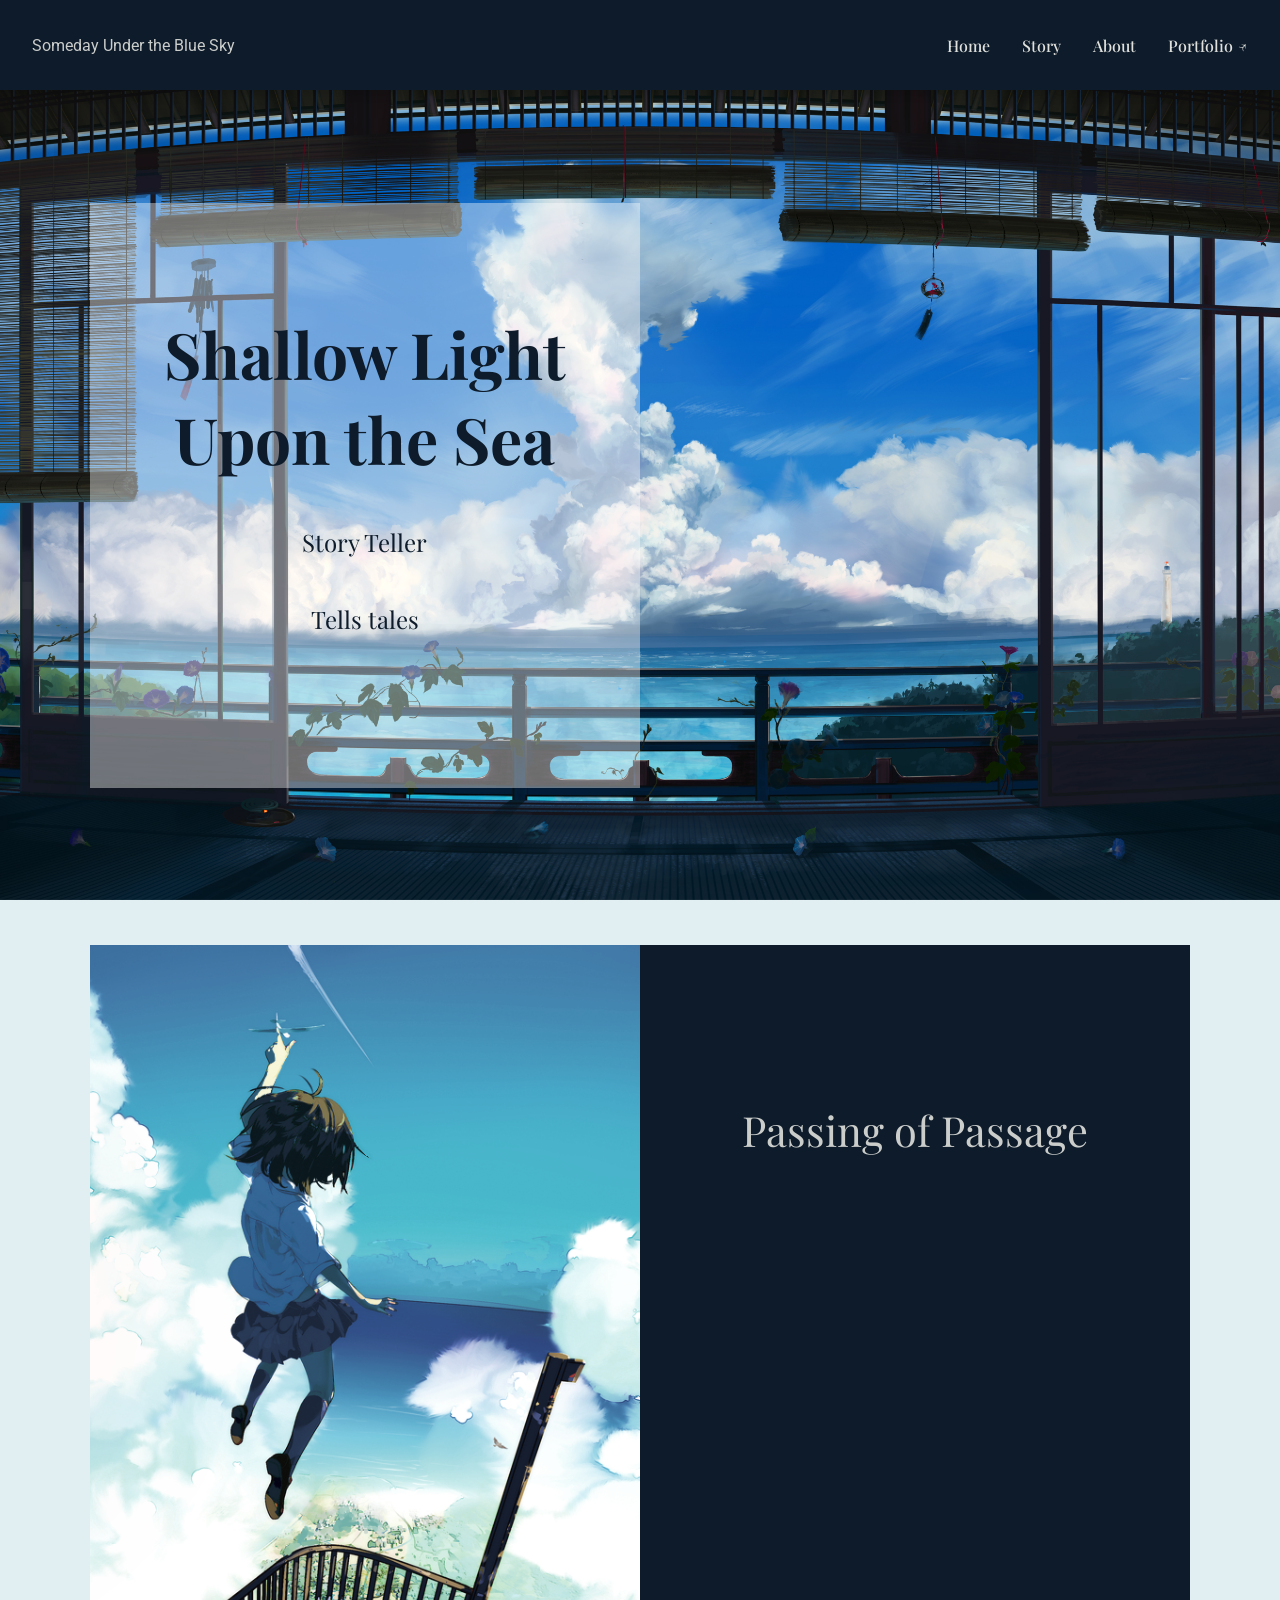
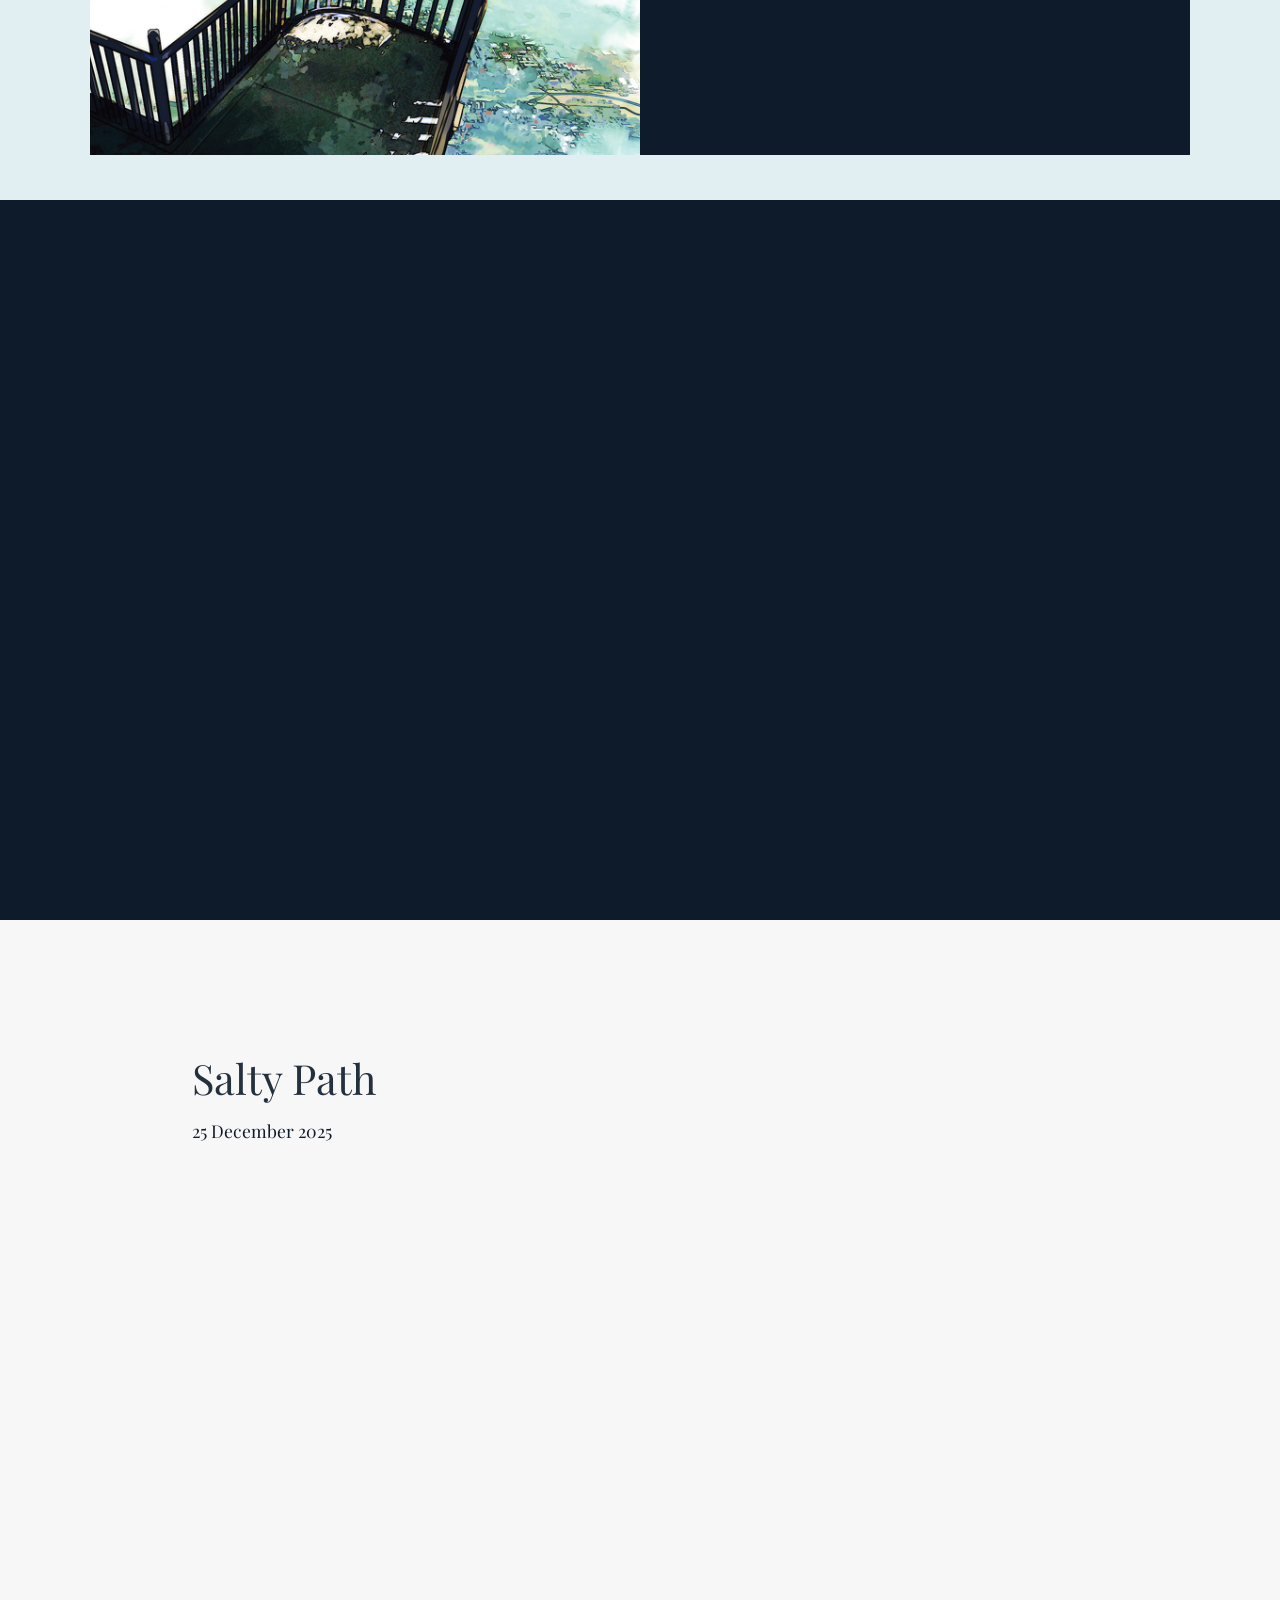
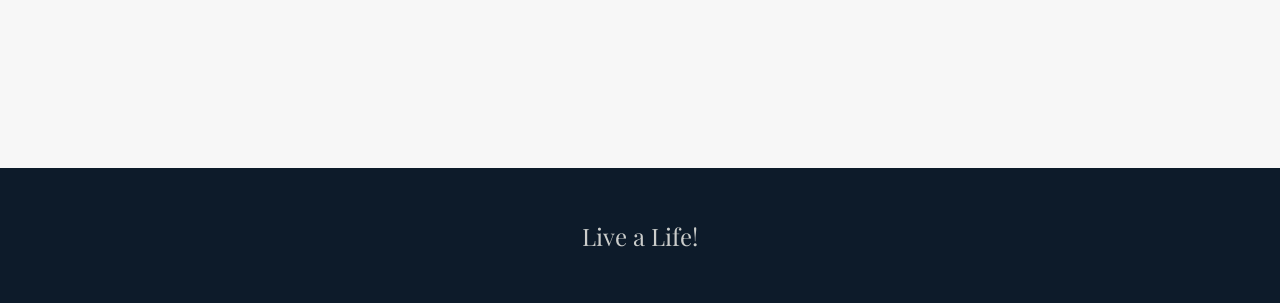
<file: index.html>
<!DOCTYPE html>
<html lang="en">
  <head>
    <meta charset="UTF-8" />
    <meta name="viewport" content="width=device-width, initial-scale=1.0" />
    <meta name="description" content="Someday Under the Blue Sky — stories and tales by Syafi (Fi) Nurhakim." />

    <link rel="preconnect" href="https://fonts.googleapis.com" />
    <link rel="preconnect" href="https://fonts.gstatic.com" crossorigin />
    <link
      href="https://fonts.googleapis.com/css2?family=Playfair+Display:ital@0;1&family=Roboto:ital,wght@0,100;0,300;1,300&display=swap"
      rel="stylesheet"
    />
    <link rel="stylesheet" href="https://unpkg.com/aos@2.3.4/dist/aos.css" />
    
    <script defer src="js/nav.js"></script>
    <title>Home — Someday Under the Blue Sky</title>
    <!-- Style -->
    <link rel="stylesheet" href="css/variables.css" />
    <link rel="stylesheet" href="css/styles.css" />
  </head>
  <body>
    <header class="header-container" id="nav-root"></header>

    <section class="hero-section">
      <div class="hero-container">
        <div class="hero-left">
          <h1 data-aos="fade-up">Shallow Light Upon the Sea</h1>
          <p data-aos="fade-up">Story Teller</p>
          <p data-aos="fade-up">Tells tales</p>
        </div>
        <div class="hero-right">
          <!-- <h1>Some Picture or something idk</h1> -->
        </div>
      </div>
    </section>

    <section class="passage-section">
      <div class="passage-container">
        <div class="passage-left"></div>
        <div class="passage-right">
          <div class="passage-content">
            <h2>Passing of Passage</h2>
            <p data-aos="fade-up">
              The breeze of wind had always accompanied me everyday, the smell
              of sea and the never-ending horizon guided the way. They came to
              me for a greeting, something that would always be there smiling.
              Like glittering of sand, soft and warmed by the sun, the emotions
              that last and will forever stand. The stars had spoken to me
              through the ocean, they asked me in return to write them stories
              and put them into motion. Tales that could reach even the deepest
              of the heart, words that would not be less than an art. Playing
              like a symphony, dancing as if a memory, to bring something that
              is happy. So, I decided to create these tales to tell you, one day
              you might have the same dream as I do. A shallow light upon the
              sea, hollow but colorful for the eyes to see, started to row my
              soul to where it should be.
            </p>
          </div>
        </div>
      </div>
    </section>

    <section class="showcase-section">
      <div>
        <h2 data-aos="fade-up">Story Showcase here</h2>
      </div>
    </section>

    <section class="future-section">
      <div class="future-container">
        <div class="future-left">
          <div class="future-content">
            <h2>Salty Path</h2>
            <span>25 December 2025</span>
            <p data-aos="fade-up">
              I have been working on an original fantasy novel for quite awhile
              now, however I have yet to find a publisher. The whole plot have
              yet to be finished, I wish to revise this so it would be very fun
              for people to enjoy. <br /><br />
              The story takes place in a future world where the sea becomes a
              deadly place due to the changing nature of earth and the damage
              humanity has done. Half of the population in the sea was lost, it
              became a place not kind to men. After moving away to a place where
              the sky still lit the ocean while following her father's work. She
              was reminded of the beauty the sea once held. Near the shore
              laughing happily, a stupid looking young boy row the his tiny boat
              away to the deadly sea. A young sailor boy with dreams to meet the
              whale.
            </p>
          </div>
        </div>
        <div class="future-right">
          <div class="future-img" data-aos="fade-down">
            <img src="data/images/future-cover.jpg" alt="Future novel plan" />
          </div>
        </div>
      </div>
    </section>

    <footer>
      <p>Live a Life!</p>
    </footer>

    <script src="https://unpkg.com/aos@2.3.4/dist/aos.js"></script>
    <script>
      AOS.init();
    </script>
  </body>
</html>
</file>
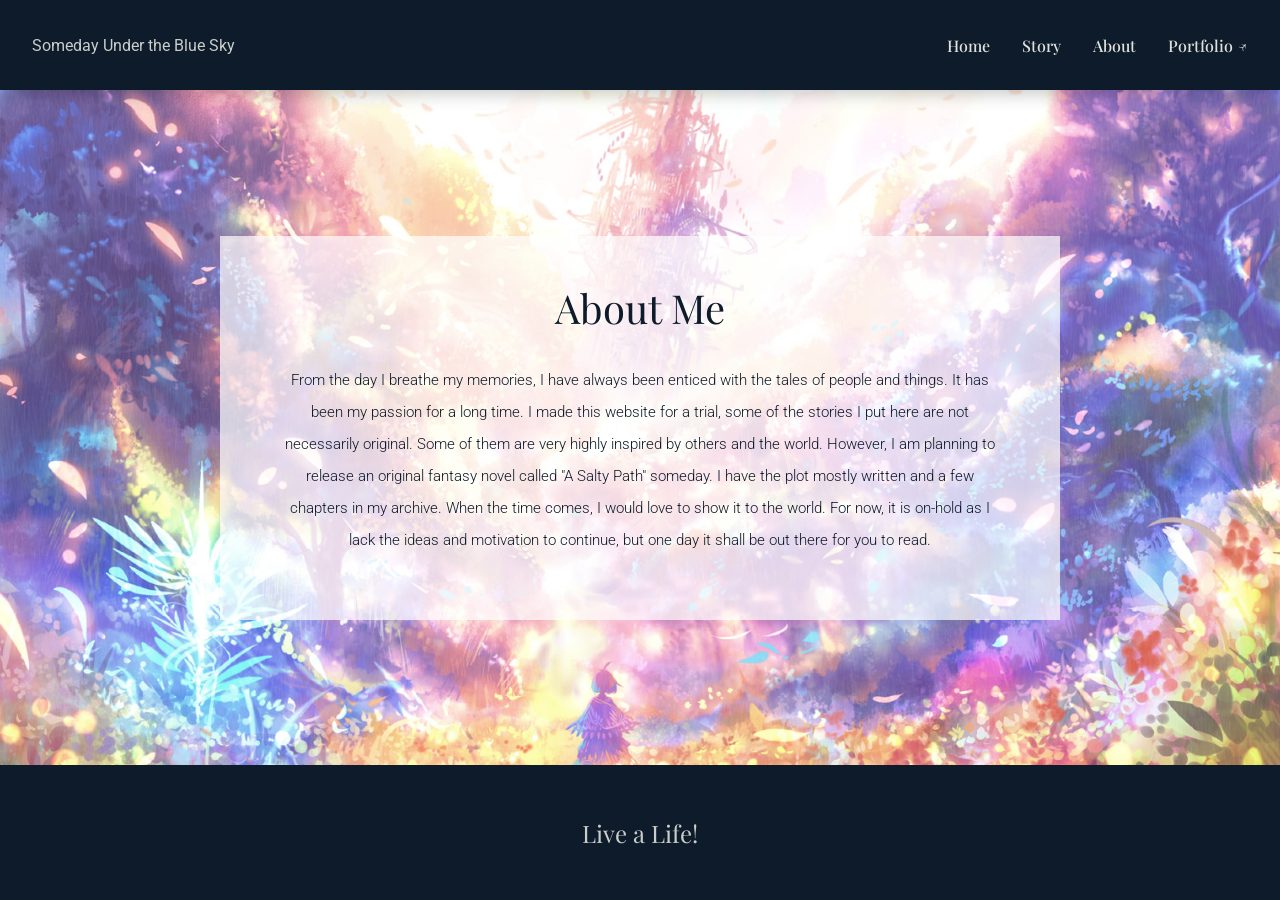
<file: about.html>
<!DOCTYPE html>
<html lang="en">
  <head>
    <meta charset="UTF-8" />
    <meta name="viewport" content="width=device-width, initial-scale=1.0" />
    <meta name="description" content="About Syafi (Fi) Nurhakim — writer and storyteller based in Tokyo." />

    <link rel="preconnect" href="https://fonts.googleapis.com" />
    <link rel="preconnect" href="https://fonts.gstatic.com" crossorigin />
    <link
      href="https://fonts.googleapis.com/css2?family=Playfair+Display:ital@0;1&family=Roboto:ital,wght@0,100;0,300;1,300&display=swap"
      rel="stylesheet"
    />

    <link rel="stylesheet" href="https://unpkg.com/aos@2.3.4/dist/aos.css" />

    <script defer src="js/nav.js"></script>
    <title>About — Someday Under the Blue Sky</title>
    <!-- Style -->
    <link rel="stylesheet" href="css/variables.css" />
    <link rel="stylesheet" href="css/styles.css" />
    <link rel="stylesheet" href="css/about.css" />
  </head>
  <body>
    <header class="header-container" id="nav-root"></header>

    <section class="about-section">
      <div class="about-container" data-aos="fade-up">
        <div class="about-content">
          <h1 data-aos="fade-up">About Me</h1>
          <p data-aos="fade-up">
            From the day I breathe my memories, I have always been enticed with
            the tales of people and things. It has been my passion for a long
            time. I made this website for a trial, some of the stories I put
            here are not necessarily original. Some of them are very highly
            inspired by others and the world. However, I am planning to release
            an original fantasy novel called "A Salty Path" someday. I have the
            plot mostly written and a few chapters in my archive. When the time
            comes, I would love to show it to the world. For now, it is on-hold
            as I lack the ideas and motivation to continue, but one day it shall
            be out there for you to read.
          </p>
        </div>
      </div>
    </section>

    <footer>
      <p>Live a Life!</p>
    </footer>

    <script src="https://unpkg.com/aos@2.3.4/dist/aos.js"></script>
    <script>
      AOS.init();
    </script>
  </body>
</html>
</file>
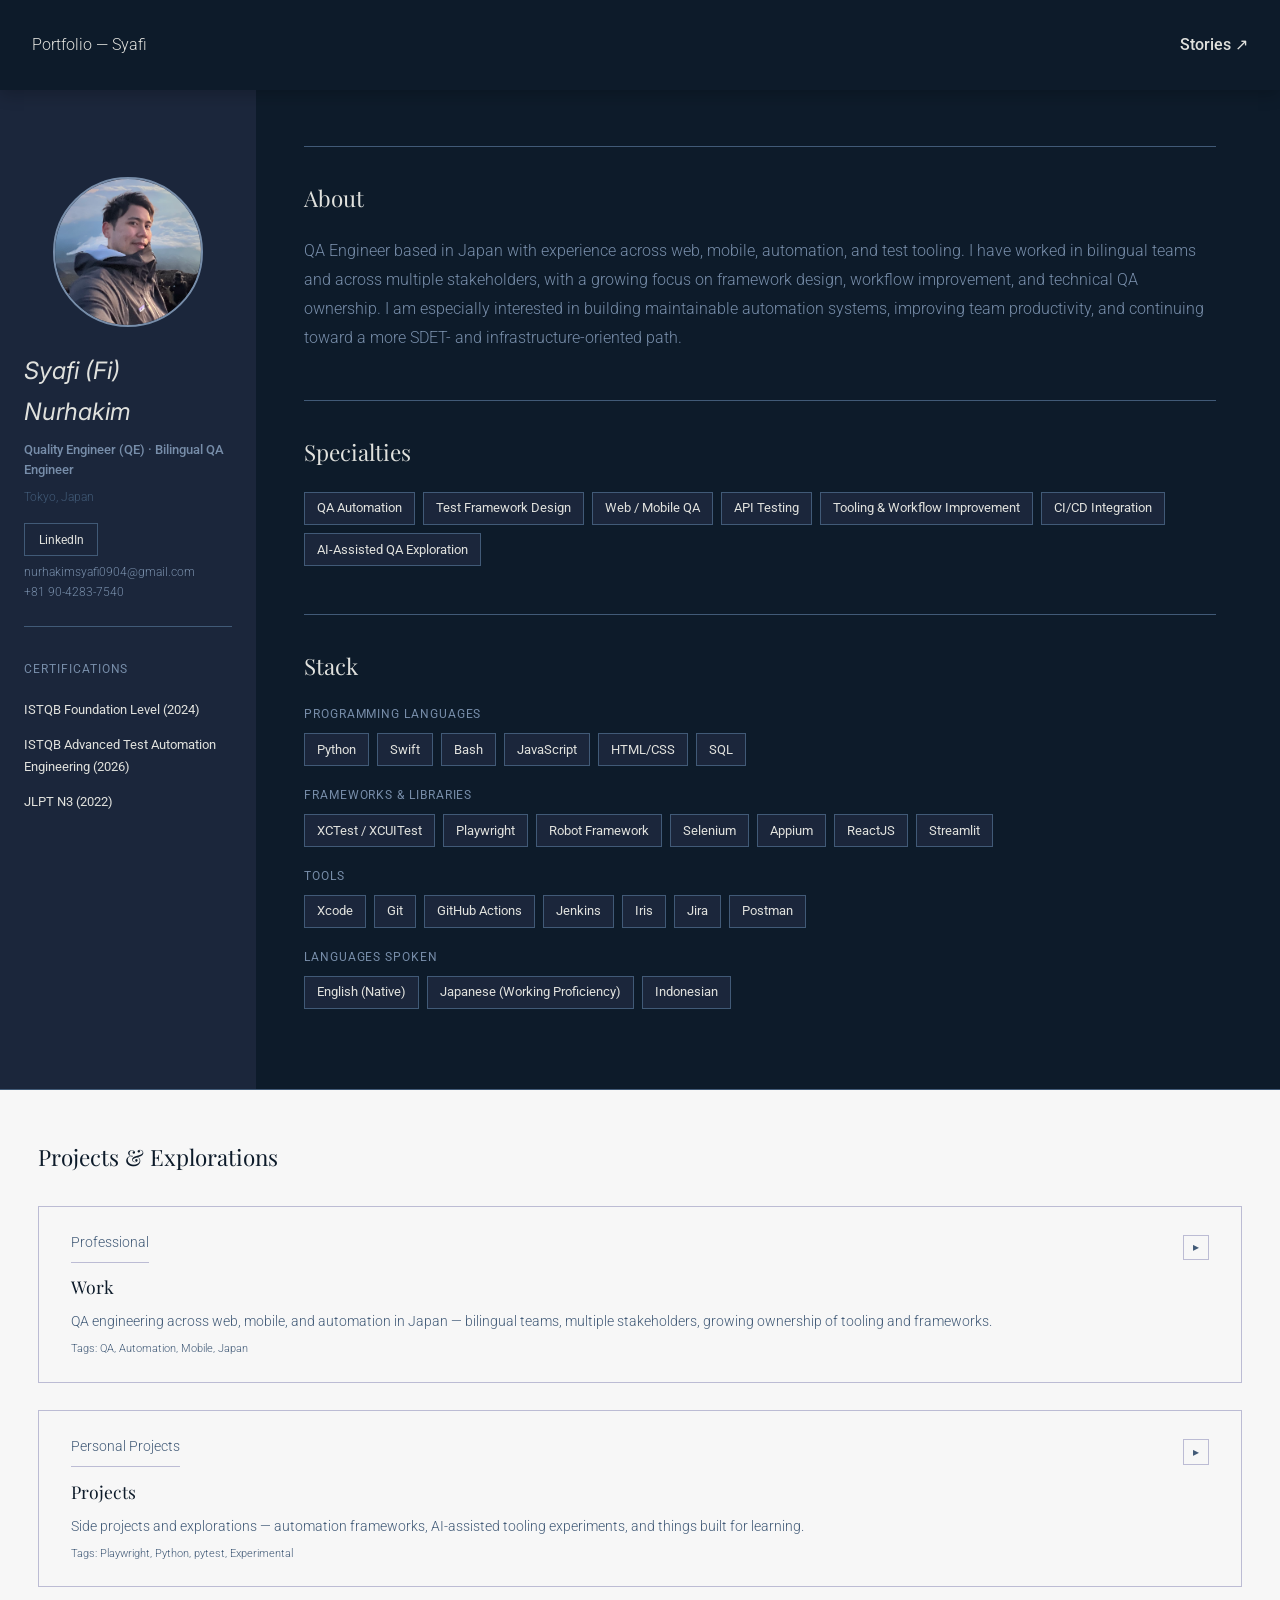
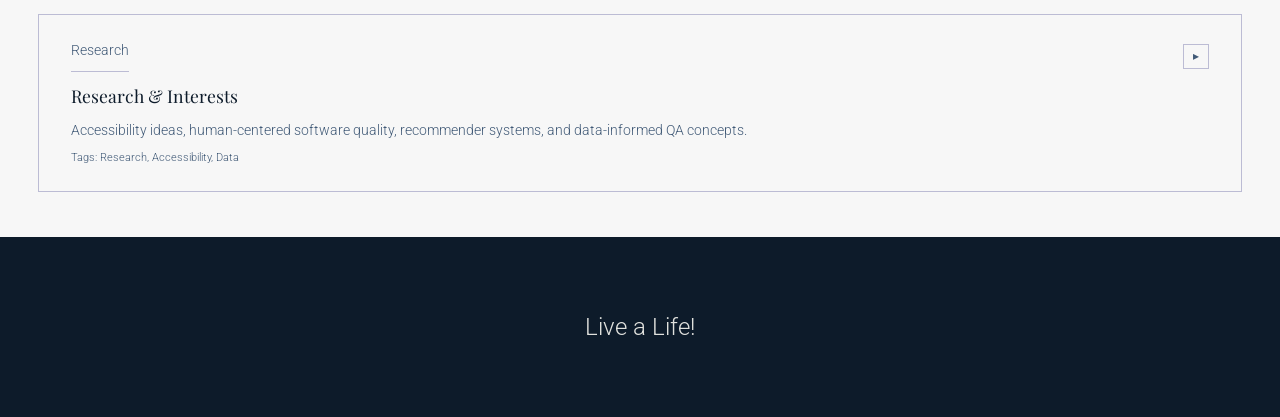
<file: portfolio.html>
<!DOCTYPE html>
<html lang="en">
  <head>
    <meta charset="UTF-8" />
    <meta name="viewport" content="width=device-width, initial-scale=1.0" />
    <meta name="description" content="Syafi (Fi) Nurhakim — QA Engineer based in Tokyo. Specialising in test automation, framework design, and quality engineering." />

    <link rel="preconnect" href="https://fonts.googleapis.com" />
    <link rel="preconnect" href="https://fonts.gstatic.com" crossorigin />
    <link
      href="https://fonts.googleapis.com/css2?family=Inter:wght@300;400&family=Playfair+Display:ital@0;1&family=Roboto:ital,wght@0,100;0,300;1,300&display=swap"
      rel="stylesheet"
    />

    <title>Syafi Nurhakim — QA Engineer · Portfolio</title>
    <link rel="stylesheet" href="css/variables.css" />
    <link rel="stylesheet" href="css/portfolio.css" />
    <script src="js/portfolio.js" defer></script>
  </head>
  <body>

    <header class="header-container">
      <nav class="nav-container">
        <a class="nav-logo" href="portfolio.html">
          <span>Portfolio — Syafi</span>
        </a>
        <ul class="nav-list">
          <li><a href="index.html">Stories ↗</a></li>
        </ul>
      </nav>
    </header>

    <div class="pf-hero-split">

      <div class="pf-split-left">
        <div class="pf-split-left-inner">
          <img class="pf-profile-pic" src="data/portfolio/images/profile-pic.jpg" alt="Syafi Nurhakim" />

          <!-- Identity — name and links sit under the photo -->
          <section class="portfolio-identity">
            <h1>Syafi (Fi) Nurhakim</h1>
            <p class="portfolio-title">Quality Engineer (QE) &middot; Bilingual QA Engineer</p>
            <!-- <p class="portfolio-subline">Test Design / Planning &middot; Automation &middot; Framework Maintainance & Design &middot; </p> -->
            <p class="portfolio-location">Tokyo, Japan</p>
            <div class="portfolio-links">
              <a href="https://www.linkedin.com/in/syafi-nurhakim-7746aa230/" target="_blank" rel="noopener noreferrer">LinkedIn</a>
            </div>
            <div class="portfolio-contact">
              <a href="mailto:nurhakimsyafi0904@gmail.com">nurhakimsyafi0904@gmail.com</a>
              <a href="tel:+81-90-4283-7540">+81 90-4283-7540</a>
            </div>
          </section>

          <!-- Certifications (left panel) -->
          <section class="portfolio-section pf-left-section">
            <h2>Certifications</h2>
            <ul class="pf-cert-list">
              <li class="pf-cert-item">
                <span class="pf-cert-name">ISTQB Foundation Level (2024)</span>
              </li>
              <li class="pf-cert-item">
                <span class="pf-cert-name">ISTQB Advanced Test Automation Engineering (2026)</span>
              </li>
              <li class="pf-cert-item">
                <span class="pf-cert-name">JLPT N3 (2022)</span>
              </li>
            </ul>
          </section>
        </div>
      </div>

      <div class="pf-split-right">

        <!-- About -->
        <section class="portfolio-section">
          <h2>About</h2>
          <p>
            QA Engineer based in Japan with experience across web, mobile, automation, and test tooling.
            I have worked in bilingual teams and across multiple stakeholders, with a growing focus on
            framework design, workflow improvement, and technical QA ownership. I am especially interested
            in building maintainable automation systems, improving team productivity, and continuing toward
            a more SDET- and infrastructure-oriented path.
          </p>
        </section>

        <!-- Specialties -->
        <section class="portfolio-section">
          <h2>Specialties</h2>
          <div class="pf-badges">
            <span class="pf-badge">QA Automation</span>
            <span class="pf-badge">Test Framework Design</span>
            <span class="pf-badge">Web / Mobile QA</span>
            <span class="pf-badge">API Testing</span>
            <span class="pf-badge">Tooling &amp; Workflow Improvement</span>
            <span class="pf-badge">CI/CD Integration</span>
            <span class="pf-badge">AI-Assisted QA Exploration</span>
          </div>
        </section>

        <!-- Stack -->
        <section class="portfolio-section">
          <h2>Stack</h2>
          <div class="pf-stack-groups">

            <div class="pf-stack-group">
              <span class="pf-stack-group-label">Programming Languages</span>
              <div class="pf-badges">
                <span class="pf-badge">Python</span>
                <span class="pf-badge">Swift</span>
                <span class="pf-badge">Bash</span>
                <span class="pf-badge">JavaScript</span>
                <span class="pf-badge">HTML/CSS</span>
                <span class="pf-badge">SQL</span>
              </div>
            </div>

            <div class="pf-stack-group">
              <span class="pf-stack-group-label">Frameworks &amp; Libraries</span>
              <div class="pf-badges">
                <span class="pf-badge">XCTest / XCUITest</span>
                <span class="pf-badge">Playwright</span>
                <span class="pf-badge">Robot Framework</span>
                <span class="pf-badge">Selenium</span>
                <span class="pf-badge">Appium</span>
                <span class="pf-badge">ReactJS</span>
                <span class="pf-badge">Streamlit</span>
              </div>
            </div>

            <div class="pf-stack-group">
              <span class="pf-stack-group-label">Tools</span>
              <div class="pf-badges">
                <span class="pf-badge">Xcode</span>
                <span class="pf-badge">Git</span>
                <span class="pf-badge">GitHub Actions</span>
                <span class="pf-badge">Jenkins</span>
                <span class="pf-badge">Iris</span>
                <span class="pf-badge">Jira</span>
                <span class="pf-badge">Postman</span>
              </div>
            </div>

            <div class="pf-stack-group">
              <span class="pf-stack-group-label">Languages Spoken</span>
              <div class="pf-badges">
                <span class="pf-badge">English (Native)</span>
                <span class="pf-badge">Japanese (Working Proficiency)</span>
                <span class="pf-badge">Indonesian</span>
              </div>
            </div>

          </div>
        </section>

      </div>

    </div>

    <!-- Projects & Explorations — full-width section below hero split -->
    <section class="pf-projects-section">
      <div class="pf-projects-inner">

        <h2>Projects &amp; Explorations</h2>
        <div class="pf-cards">

          <div class="pf-card" data-card-id="work">
            <div class="pf-card-body">
              <div class="pf-card-header-row">
                <p class="pf-card-category">Professional</p>
                <button class="pf-card-toggle" aria-expanded="false">▸</button>
              </div>
              <h3>Work</h3>
              <p class="pf-card-summary">QA engineering across web, mobile, and automation in Japan — bilingual teams, multiple stakeholders, growing ownership of tooling and frameworks.</p>
              <div class="pf-card-tags">
                <span>QA</span><span>Automation</span><span>Mobile</span><span>Japan</span>
              </div>
            </div>
            <div class="pf-card-expanded" hidden>
              <ul class="pf-work-list" id="work-list-mount"></ul>
            </div>
          </div>

          <div class="pf-card" data-card-id="projects">
            <div class="pf-card-body">
              <div class="pf-card-header-row">
                <p class="pf-card-category">Personal Projects</p>
                <button class="pf-card-toggle" aria-expanded="false">▸</button>
              </div>
              <h3>Projects</h3>
              <p class="pf-card-summary">Side projects and explorations — automation frameworks, AI-assisted tooling experiments, and things built for learning.</p>
              <div class="pf-card-tags">
                <span>Playwright</span><span>Python</span><span>pytest</span><span>Experimental</span>
              </div>
            </div>
            <div class="pf-card-expanded" hidden>
              <div id="projects-list-mount"></div>
            </div>
          </div>

          <div class="pf-card" data-card-id="research">
            <div class="pf-card-body">
              <div class="pf-card-header-row">
                <p class="pf-card-category">Research</p>
                <button class="pf-card-toggle" aria-expanded="false">▸</button>
              </div>
              <h3>Research &amp; Interests</h3>
              <p class="pf-card-summary">Accessibility ideas, human-centered software quality, recommender systems, and data-informed QA concepts.</p>
              <div class="pf-card-tags">
                <span>Research</span><span>Accessibility</span><span>Data</span>
              </div>
            </div>
            <div class="pf-card-expanded" hidden>
              <div class="pf-card-writeup">
                <p>Write-up coming soon —--</p>
              </div>
              <ul class="pf-card-links">
                <li><span>Article / Note →</span></li>
              </ul>
            </div>
          </div>

        </div>

      </div>
    </section>

    <footer>
      <p>Live a Life!</p>
    </footer>

  </body>
</html>
</file>
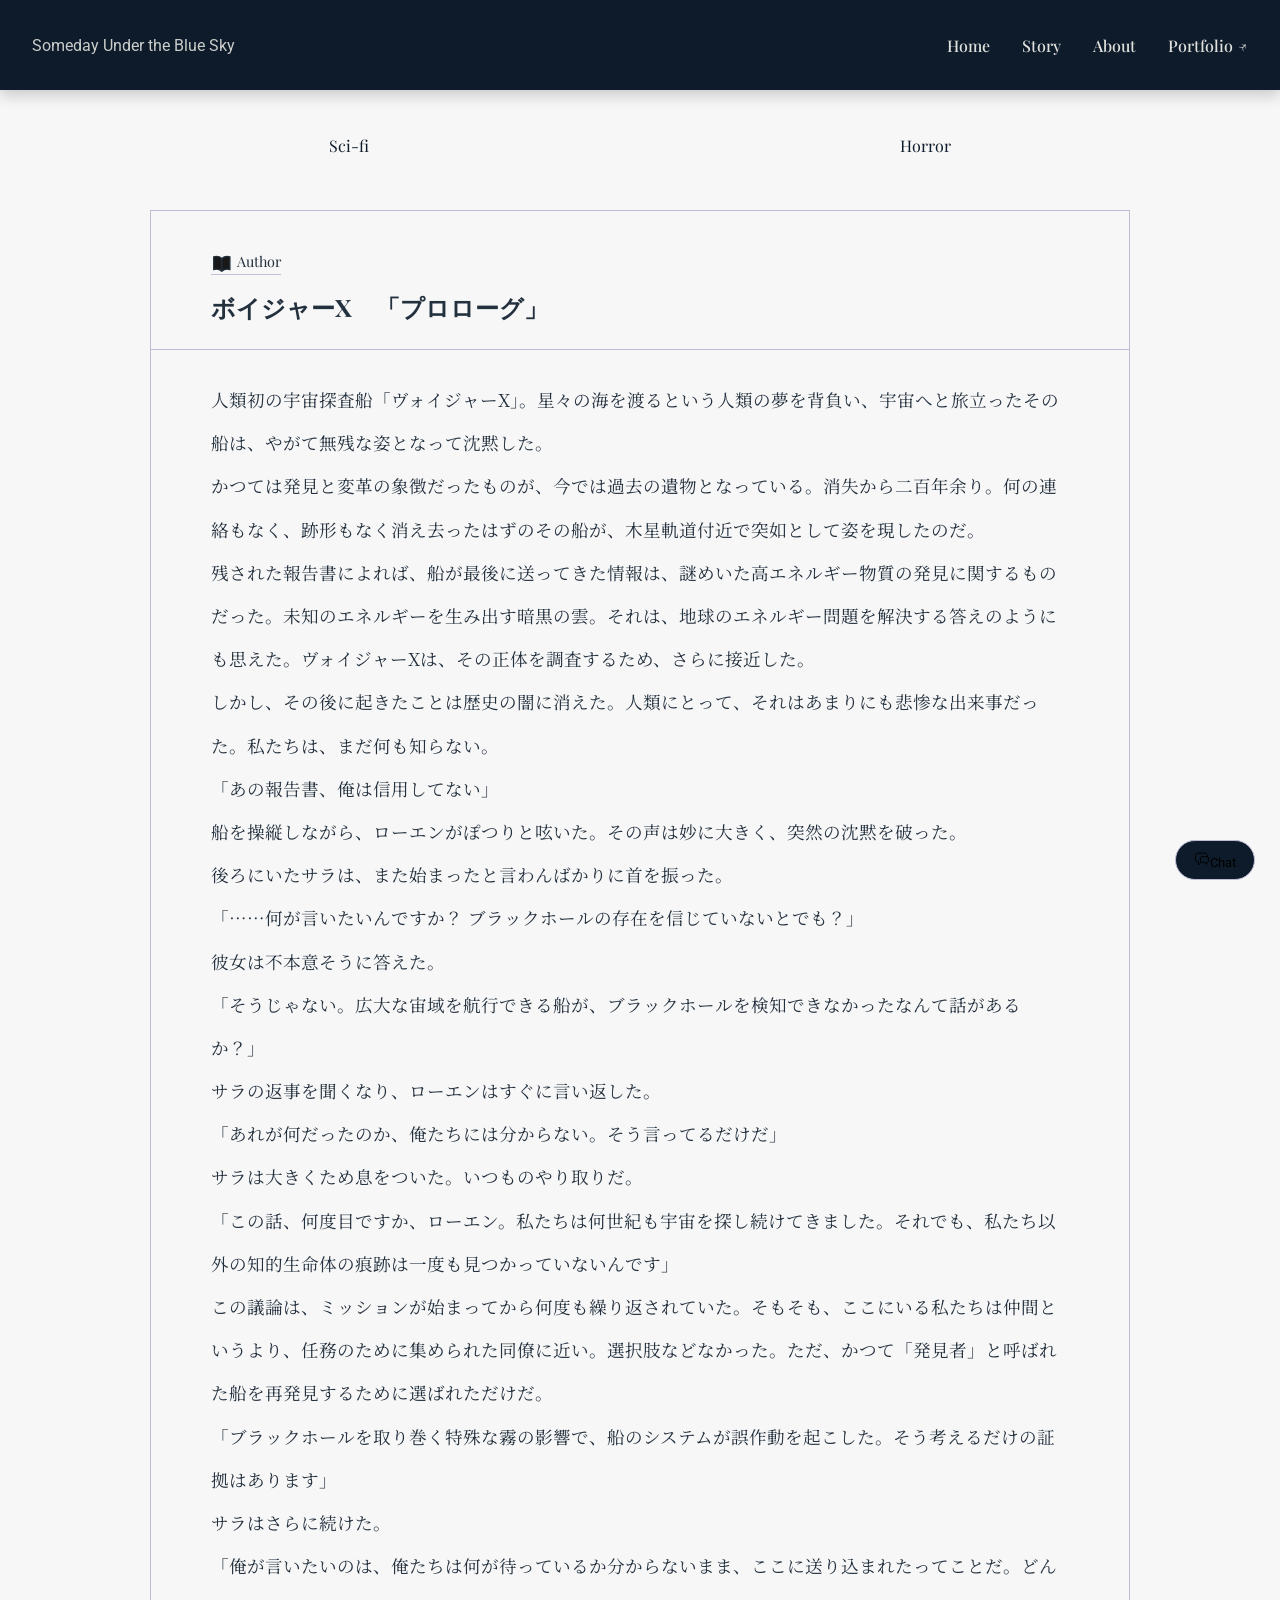
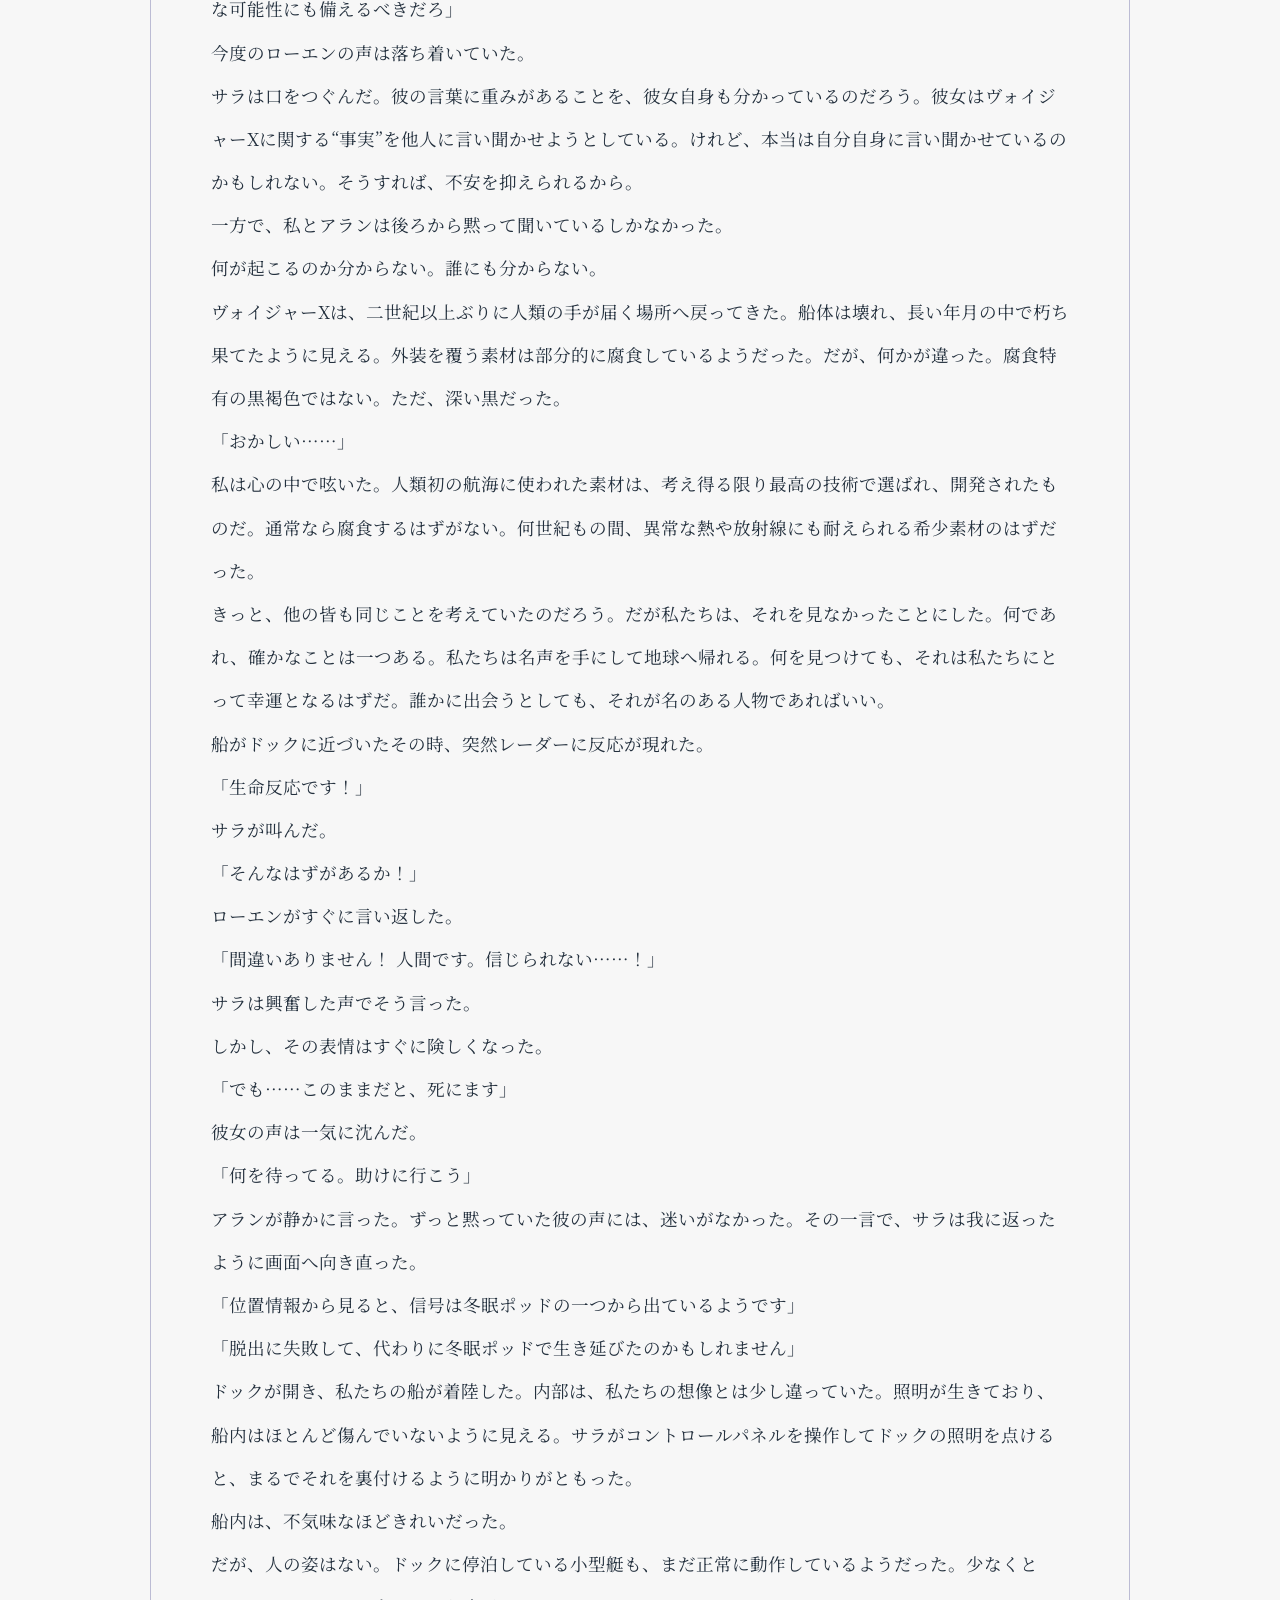
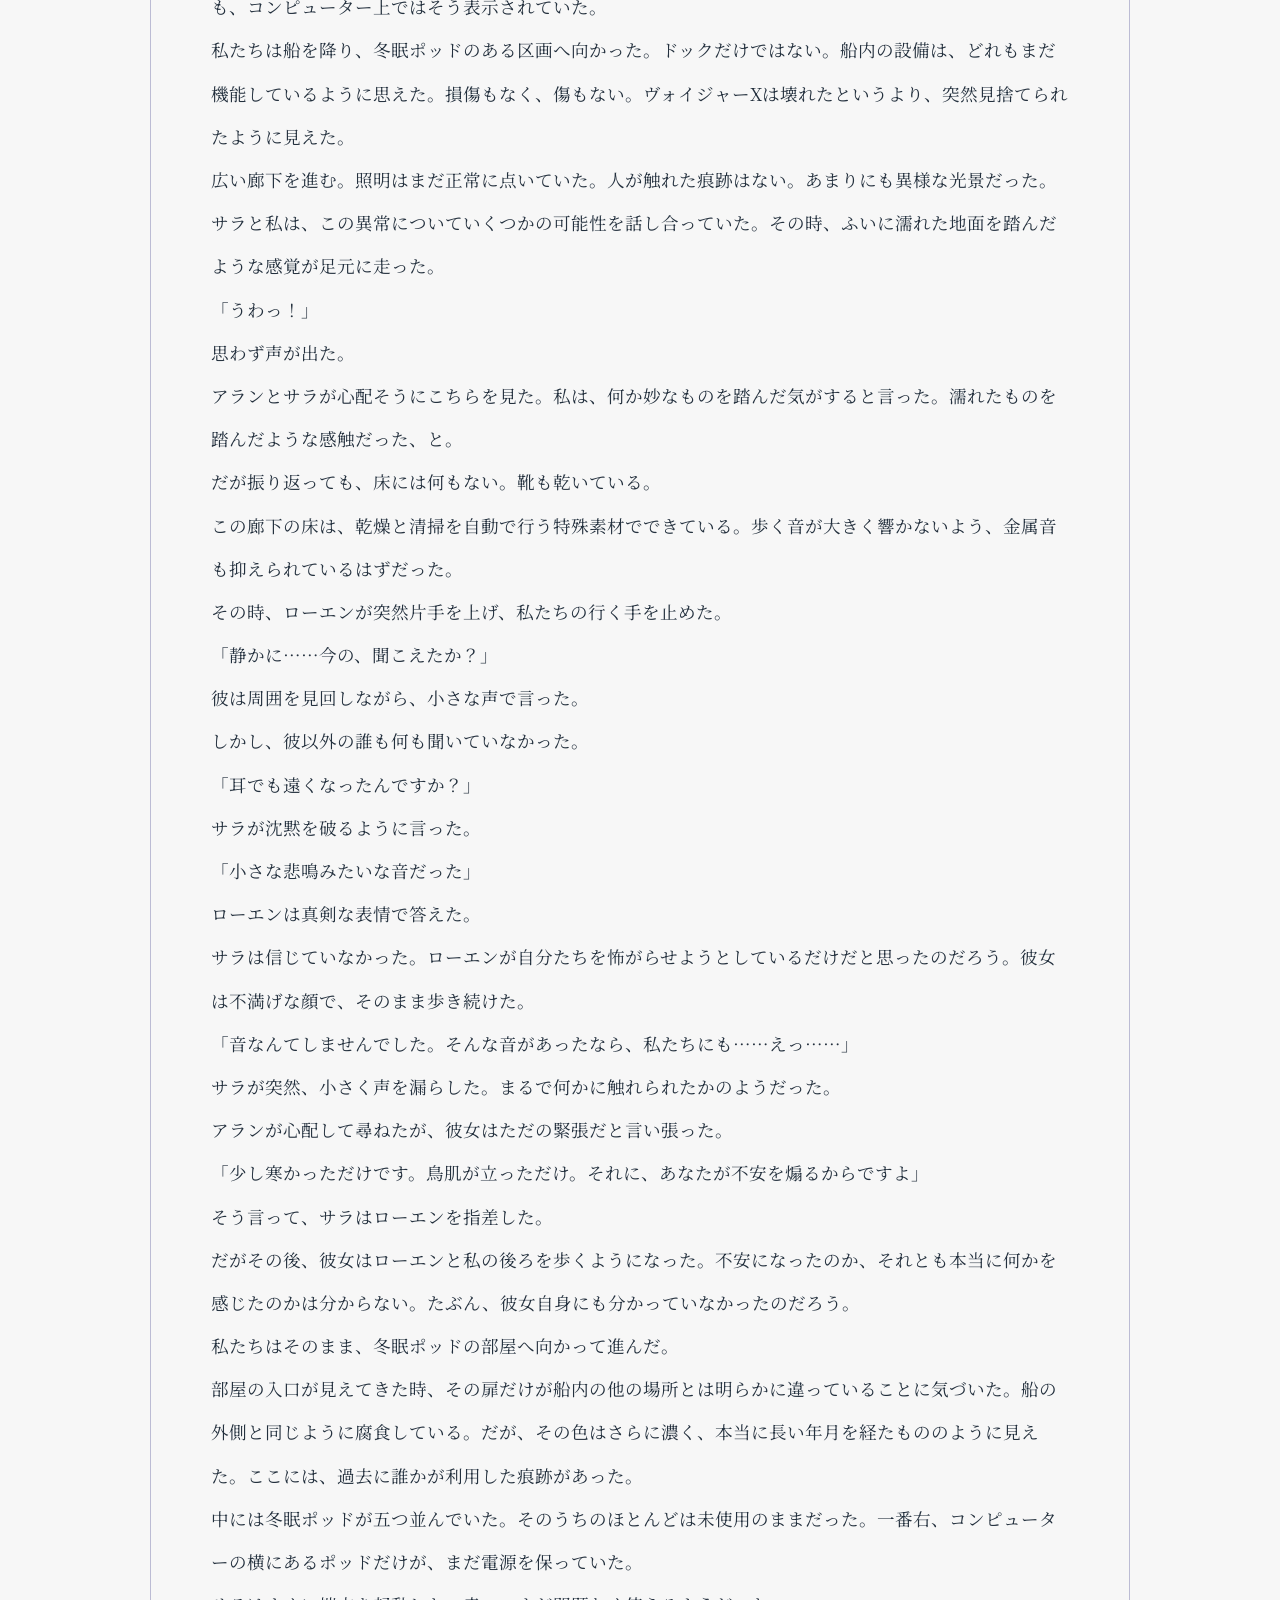
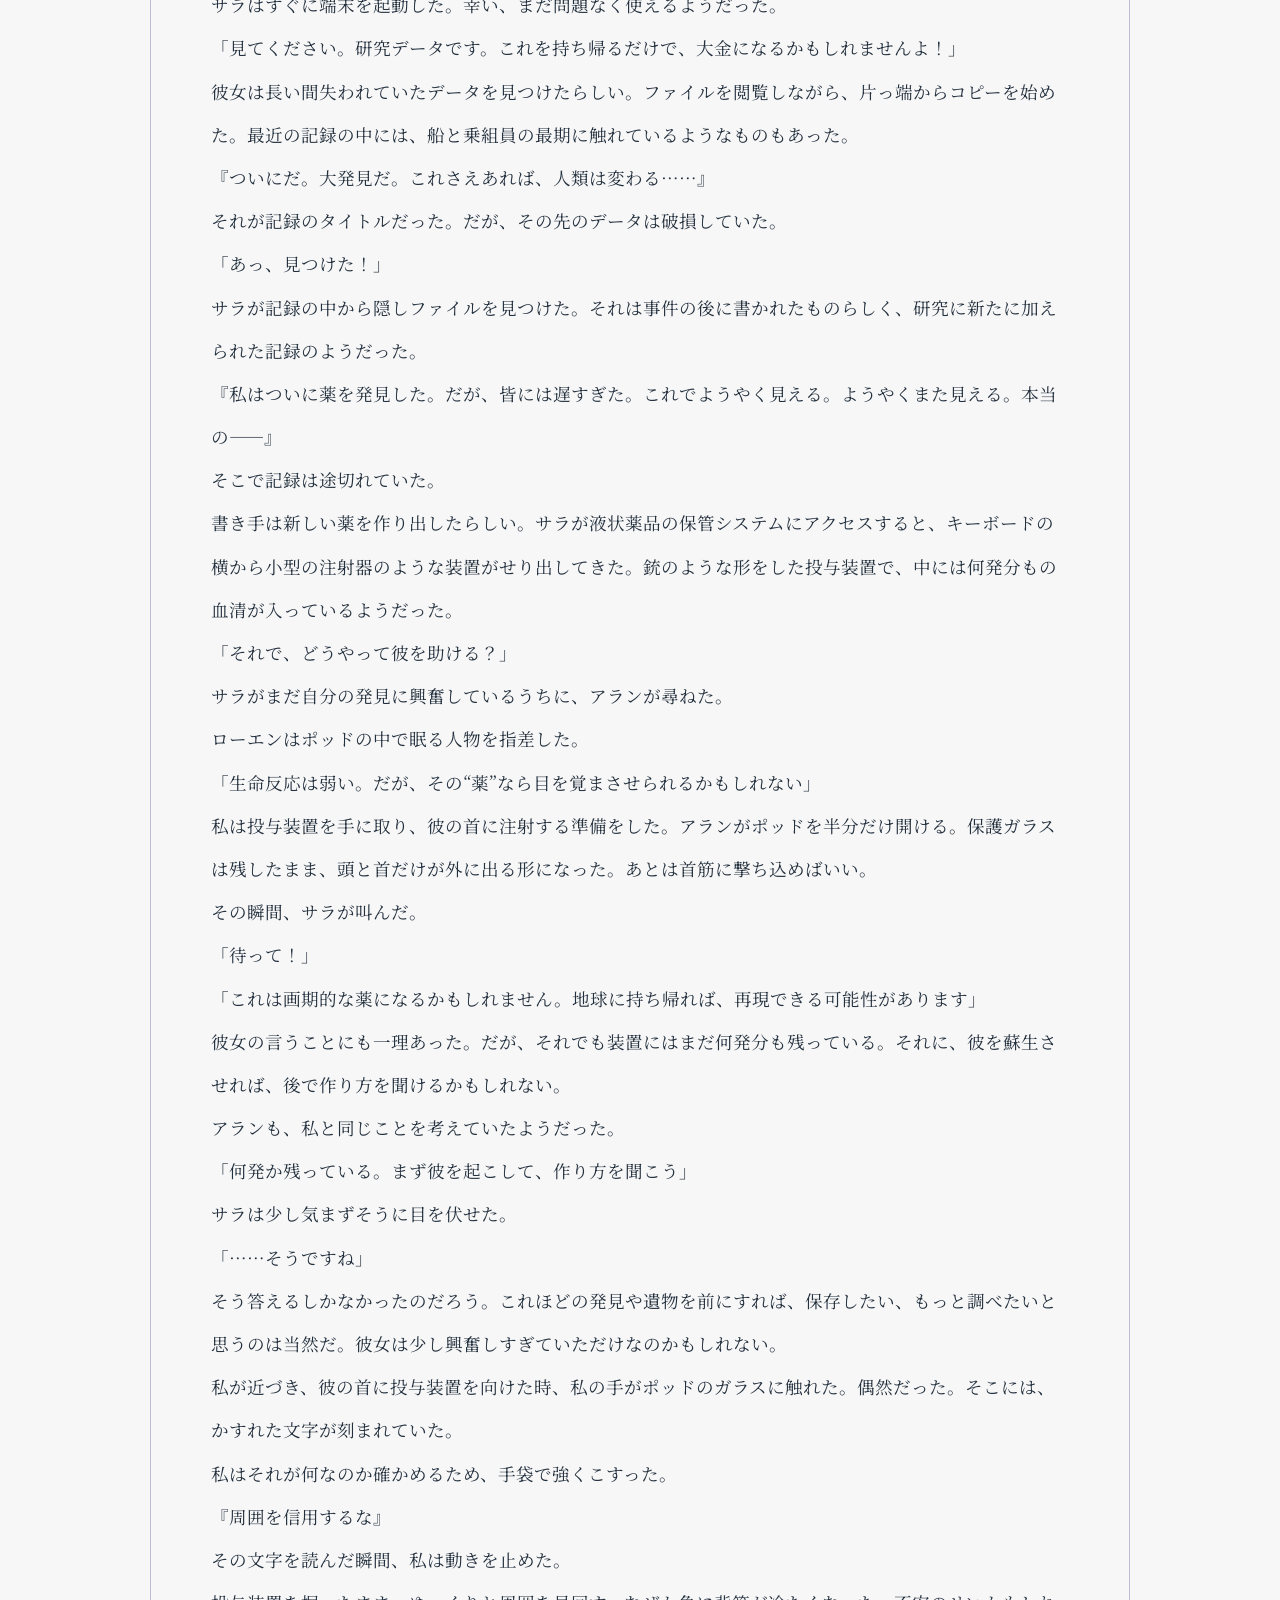
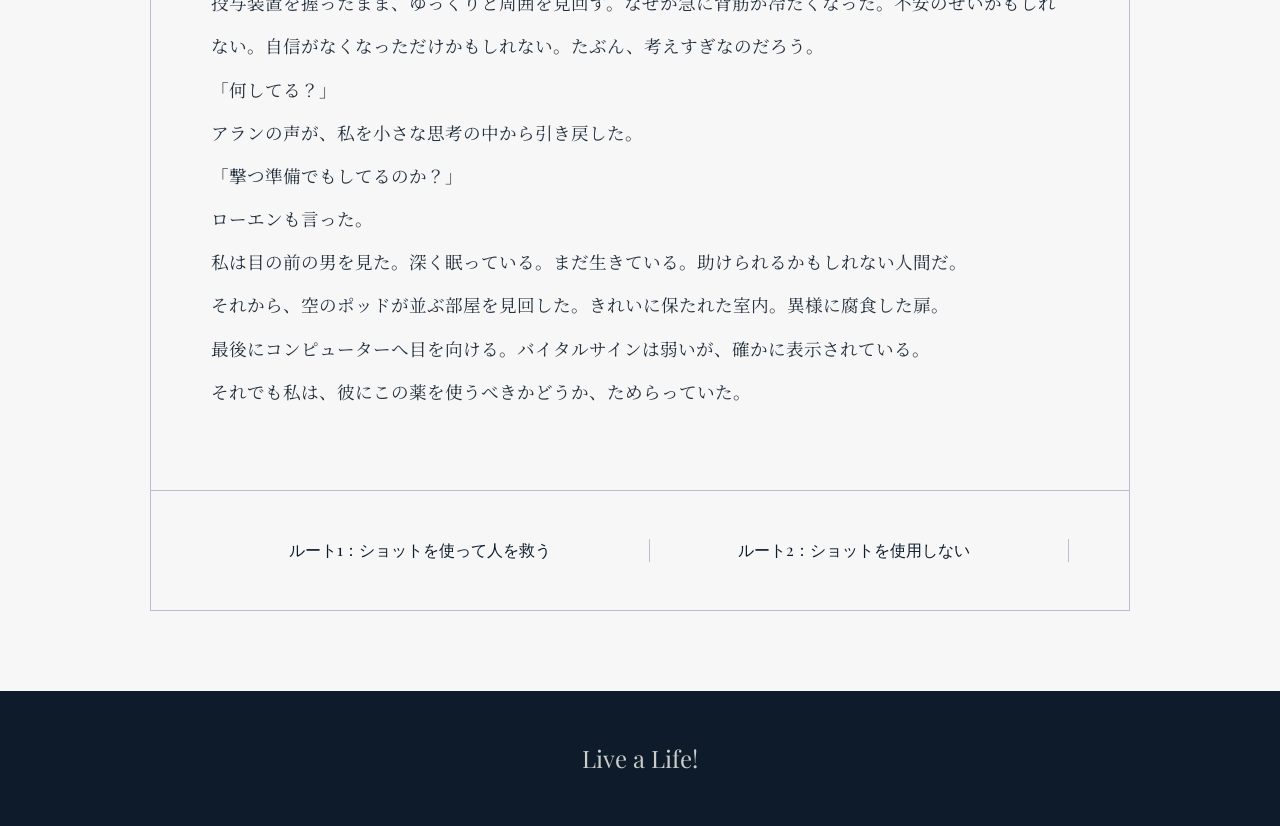
<file: story.html>
<!DOCTYPE html>
<html lang="en">
  <head>
    <meta charset="UTF-8" />
    <meta name="viewport" content="width=device-width, initial-scale=1.0" />
    <meta name="description" content="Read an interactive branching story — Someday Under the Blue Sky." />

    <link rel="preconnect" href="https://fonts.googleapis.com" />
    <link rel="preconnect" href="https://fonts.gstatic.com" crossorigin />
    <link
      href="https://fonts.googleapis.com/css2?family=EB+Garamond&family=Noto+Serif+JP:wght@300;400;700&family=Playfair+Display:ital@0;1&family=Roboto:ital,wght@0,100;0,300;1,300&display=swap"
      rel="stylesheet"
    />

    <script defer src="js/nav.js"></script>
    <script defer src="js/catalog.js"></script>
    <script defer src="js/story.js"></script>

    <title>Story — Someday Under the Blue Sky</title>
    <!-- Style -->
    <link rel="stylesheet" href="css/variables.css" />
    <link rel="stylesheet" href="css/styles.css" />
    <link rel="stylesheet" href="css/story.css" />
    <link rel="stylesheet" href="css/chatbox.css" />

  </head>
  <body>
    <header class="header-container" id="nav-root"></header>

    <!-- CHAT BOX PART -->

    <div class="chat-container">
      <div class="chat-box" id="chatBox">
        <script
          id="cid0020000329067544228"
          data-cfasync="false"
          async
          src="//st.chatango.com/js/gz/emb.js"
          style="width: 100%; height: 100%"
        >
          // {"handle":"chatuponthestars","arch":"js","styles":{"a":"000000","c":"000000","d":"000000","f":0,"i":0,"k":"000000","l":"000000","m":"000000","n":"FFFFFF","p":"10","q":"000000","t":0,"ab":false,"usricon":0,"surl":0,"cnrs":"0.35"}}
        </script>

        <!-- <script
          id="cid0020000324926724788"
          data-cfasync="false"
          async
          src="//st.chatango.com/js/gz/emb.js"
          style="width: 100%; height: 100%"
        >
          {"handle":"discstory","arch":"js","styles":{"a":"e0e0e0","c":"000000","d":"000000","f":0,"i":0,"k":"e0e0e0","l":"e0e0e0","m":"e0e0e0","p":"10","q":"e0e0e0","t":0,"ab":false,"surl":0}}
        </script> -->
      </div>
      <div class="chat-button" id="chatBtn" onclick="showChat()">
        <button>
          <span
            ><svg
              xmlns="http://www.w3.org/2000/svg"
              fill="none"
              viewBox="0 0 24 24"
              stroke-width="1.5"
              stroke="currentColor"
              class="w-6 h-6"
            >
              <path
                stroke-linecap="round"
                stroke-linejoin="round"
                d="M20.25 8.511c.884.284 1.5 1.128 1.5 2.097v4.286c0 1.136-.847 2.1-1.98 2.193-.34.027-.68.052-1.02.072v3.091l-3-3c-1.354 0-2.694-.055-4.02-.163a2.115 2.115 0 01-.825-.242m9.345-8.334a2.126 2.126 0 00-.476-.095 48.64 48.64 0 00-8.048 0c-1.131.094-1.976 1.057-1.976 2.192v4.286c0 .837.46 1.58 1.155 1.951m9.345-8.334V6.637c0-1.621-1.152-3.026-2.76-3.235A48.455 48.455 0 0011.25 3c-2.115 0-4.198.137-6.24.402-1.608.209-2.76 1.614-2.76 3.235v6.226c0 1.621 1.152 3.026 2.76 3.235.577.075 1.157.14 1.74.194V21l4.155-4.155"
              /></svg></span
          >Chat
        </button>
      </div>
    </div>

    <section class="story-section" lang="ja-JP">
      <div class="story-meta">
        <ul id="story-genres"></ul>
      </div>

      <div class="story-container">
        <div class="story-data">
          <p>
            <span
              ><svg
                xmlns="http://www.w3.org/2000/svg"
                fill="black"
                viewBox="0 0 24 24"
                stroke-width="1.5"
                stroke="currentColor"
                class="w-6 h-6"
              >
                <path
                  stroke-linecap="round"
                  stroke-linejoin="round"
                  d="M12 6.042A8.967 8.967 0 006 3.75c-1.052 0-2.062.18-3 .512v14.25A8.987 8.987 0 016 18c2.305 0 4.408.867 6 2.292m0-14.25a8.966 8.966 0 016-2.292c1.052 0 2.062.18 3 .512v14.25A8.987 8.987 0 0018 18a8.967 8.967 0 00-6 2.292m0-14.25v14.25"
                />
              </svg> </span
            >Author
          </p>
        </div>
        <div class="story-title">
          <h1 id="title"></h1>
        </div>
        <div class="story-content">
          <div id="story"></div>
        </div>

        <div class="story-route" id="routes">
          <a>Route 1</a>
          <a>Route 2</a>
        </div>
      </div>
    </section>

    <!--     <section class="poll-section"> -->

    <!--       <div class="poll-container">
        <iframe class="qp_iframe" src="https://poll-maker.com/frame4571721xE7e04E58-143" seamless="seamless" frameborder="no" style="border:0; background:transparent; width:100%; height:400px;"></iframe><div id='qp_foot4571721' style='width:100%; padding:5px; text-align:center;'><a href='https://www.supersurvey.com/Sampling'></a></div><STYLE></STYLE>
      </div> -->
    <!--       
      <div id="qp_all4571721" style="width:100%;max-width:75%;padding:15px;background-size:cover;background-position:center;overflow:auto;overflow:auto;font-size:12px;font-weight:400!important;text-align:left;background-size:cover;background-repeat:no-repeat;background-attachment:local!important;margin:0 auto;max-width:820px;color:white;box-sizing:border-box;order:initial;font-family:-apple-system, 'system-ui', 'Segoe UI', Roboto, Oxygen-Sans, Ubuntu, Cantarell, 'Helvetica Neue', sans-serif;background-color:#EFEFEF"><div style='padding:10px 0;'><link href='https://maxcdn.bootstrapcdn.com/font-awesome/4.5.0/css/font-awesome.min.css' rel='stylesheet' type='text/css'><STYLE>#qp_main4571721 .qp_a > SPAN INPUT {display:none;} #qp_main4571721[results='0'] .qp_a > SPAN:before {content:"\f1db"; position:absolute;width:2em;margin-left:-2em;display:block;color:inherit;font-family:'FontAwesome';text-align:center;box-sizing:border-box;border-left:1px solid transparent} #qp_main4571721[results='0'] .qp_a[sel='1'] > SPAN:before {content:"\f192"; color:inherit;} #qp_main4571721 .qp_btna:hover input {background:black!important;color:white!important;box-shadow: 3px 3px 5px rgb(103 103 103 / 88%)} #qp_main4571721[results='0'] .qp_a:hover {color:black!important;                       background-color: #e2e2e2!important} #qp_main4571721[results='0'] .qp_a[sel='1'] {border:1px solid black!important}#qp_all4571721 {padding:15px;background-size:cover;background-position:center;overflow:auto;overflow:auto;font-size:12px;font-weight:400!important;text-align:left;background-size:cover;background-repeat:no-repeat;background-attachment:local!important;margin:0 auto;max-width:820px;color:white;box-sizing:border-box;order:initial;font-family:-apple-system, "system-ui", "Segoe UI", Roboto, Oxygen-Sans, Ubuntu, Cantarell, "Helvetica Neue", sans-serif;background-color:#EFEFEF; font-weight:300; font-size:14px;  background-attachment:fixed!important}</STYLE><div id="qp_main4571721" fp='E7e04E58-143' results=0 cmt=0 style='border-radius:5px; box-shadow:rgb(57 73 76 / 35%) 0px 1px 6px 0px; background:rgb(255 255 255 / 100%); padding:5%;background-color:#FFFFFF'><div style="font-size:18px;font-size:calc(18px + (22 - 18) * ((100vw - 300px) / (1600 - 300)));margin-bottom:0.8em;color:#000000"><div style="padding:0;display:table-cell;vertical-align:middle;text-align:left;line-height:1.3em">Vote for the Route</div></div><form id="qp_form4571721" action="//www.poll-maker.com/results4571721xE7e04E58-143" method="post" target="_blank" style="display:inline;margin:0px;padding:0px"><div style="padding:0px"><input type=hidden name="qp_d4571721" value="44875.8916666602-44875.8916544461"><div style="clear:both;padding:20px 5px;margin-bottom:0.8em;display:block;background:#FFF;font-size:16px;font-size:calc(16px + (16 - 14) * ((100vw - 300px) / (1600 - 300)));line-height:1;transition:box-shadow .2s, -webkit-box-shadow .2s;border-radius:0px;border:1px solid #e0e0e0;color:#000000;background-color:#FFFFFF" class="qp_a" onClick="var c=this.getElementsByTagName('INPUT')[0]; if((!event.target?event.srcElement:event.target).tagName!='INPUT'){c.checked=(c.type=='radio'?true:!c.checked)};var i=this.parentNode.parentNode.parentNode.getElementsByTagName('INPUT');for(var k=0;k!=i.length;k=k+1){i[k].parentNode.parentNode.setAttribute('sel',i[k].checked?1:0)}"><span style="padding-left:2em;display:inline-block;cursor:inherit"><input style="float:left;width:20px;height:20px;padding:0px;margin-left:-25px;margin-top:2px;line-height:2em;-webkit-appearance:radio;" name="qp_v4571721" type="radio" value="1" />Use the shot</span></div><div style="clear:both;padding:20px 5px;margin-bottom:0.8em;display:block;background:#FFF;font-size:16px;font-size:calc(16px + (16 - 14) * ((100vw - 300px) / (1600 - 300)));line-height:1;transition:box-shadow .2s, -webkit-box-shadow .2s;border-radius:0px;border:1px solid #e0e0e0;color:#000000;background-color:#FFFFFF" class="qp_a" onClick="var c=this.getElementsByTagName('INPUT')[0]; if((!event.target?event.srcElement:event.target).tagName!='INPUT'){c.checked=(c.type=='radio'?true:!c.checked)};var i=this.parentNode.parentNode.parentNode.getElementsByTagName('INPUT');for(var k=0;k!=i.length;k=k+1){i[k].parentNode.parentNode.setAttribute('sel',i[k].checked?1:0)}"><span style="padding-left:2em;display:inline-block;cursor:inherit"><input style="float:left;width:20px;height:20px;padding:0px;margin-left:-25px;margin-top:2px;line-height:2em;-webkit-appearance:radio;" name="qp_v4571721" type="radio" value="2" />Don't use the shot</span></div></div><div style="clear: both;                                                       padding-left: 0px;                                                       text-align: left;                                                       margin: 0.8em 0 0.8em 0"><a style="display:inline-block;padding-right:0px;box-sizing:border-box;-webkit-box-sizing:border-box;-moz-box-sizing:border-box;-ms-box-sizing:border-box;-o-box-sizing:border-box;text-decoration:none;width:100%" class="qp_btna" href="#"><input name="qp_b4571721" style="border:.08em solid rgba(0,0,0,.1);font-size:20px;font-size:calc(18px + (22 - 18) * ((100vw - 300px) / (1600 - 300)));cursor:pointer;cursor:hand;-webkit-appearance:none;box-shadow:0 1px 2px rgba(0,0,0,.2);width:100%;padding:20px 5px;box-sizing:border-box;line-height:1;color:#FFFFFF;background-color:#000000" type="submit" btype="v" value="Vote" /></a><a style="padding:0px;box-sizing:border-box;-webkit-box-sizing:border-box;-moz-box-sizing:border-box;-ms-box-sizing:border-box;-o-box-sizing:border-box;text-decoration:nonewidth: 100%;margin-top:15px;display: none" class="qp_btna" href="#"></a></div></form><div style="display:none"><div id="qp_rp4571721" style="position:absolute;right:5px;width:5ex;height:2.5em;font-size:1em;text-align:right;overflow:hidden;line-height:2.5em"></div><div id="qp_rv4571721" style="width:0%;padding-right:3px;color:#F4F4F4;font-size: .9em;line-height:2.5em;text-align:right;box-sizing:border-box"></div><div id="qp_rb4571721" style="margin-top:2.5em;display:block;color:#FFFFFF;font-size:0.9em;line-height:1.5em"></div><div id="qp_rva4571721" style="background-color:#000000;line-height: 44px;margin-bottom:-15px;margin-top:-0px"></div><div id="qp_rvb4571721" style="background-color:#000000;line-height: 44px;margin-bottom:-15px;margin-top:-0px"></div><div id="qp_rvc4571721" style="background-color:#353535;line-height: 44px;margin-bottom:-15px;margin-top:-0px"></div></div></div></div><STYLE t=1385>

      BODY #tfooter {background: initial;border-top: none;}</STYLE>
      <SCRIPT t=1385>try{


      }catch(e){console.log('error',e)}</SCRIPT>
      <div style='text-align:center; margin:5px;'><a id="qp_foot4571721" href="https://www.supersurvey.com/Sampling"></a></div></div><script src="//scripts.poll-maker.com/3012/scpolls.js" language="javascript"></script> -->
    <!--     </section> -->

    <footer>
      <p>Live a Life!</p>
    </footer>

    <!--     <script>(function(i,s,o,g,r,a,m){i['QP']=r;i[r]=i[r]||function(){(i[r].q=i[r].q||[]).push(arguments)},i[r].l=1*new Date();a=s.createElement(o),m=s.getElementsByTagName(o)[0];a.async=1;a.src=g;m.parentNode.insertBefore(a,m)})(window,document,'script','//scripts.poll-maker.com/3012/pollembed.js','qp');</script><a href='https://www.supersurvey.com/' data-poll='4571752x7EC6183A-143' style='width:100%; display:block; text-align:right;'>supersurvey.com</a> -->
  </body>
</html>
</file>
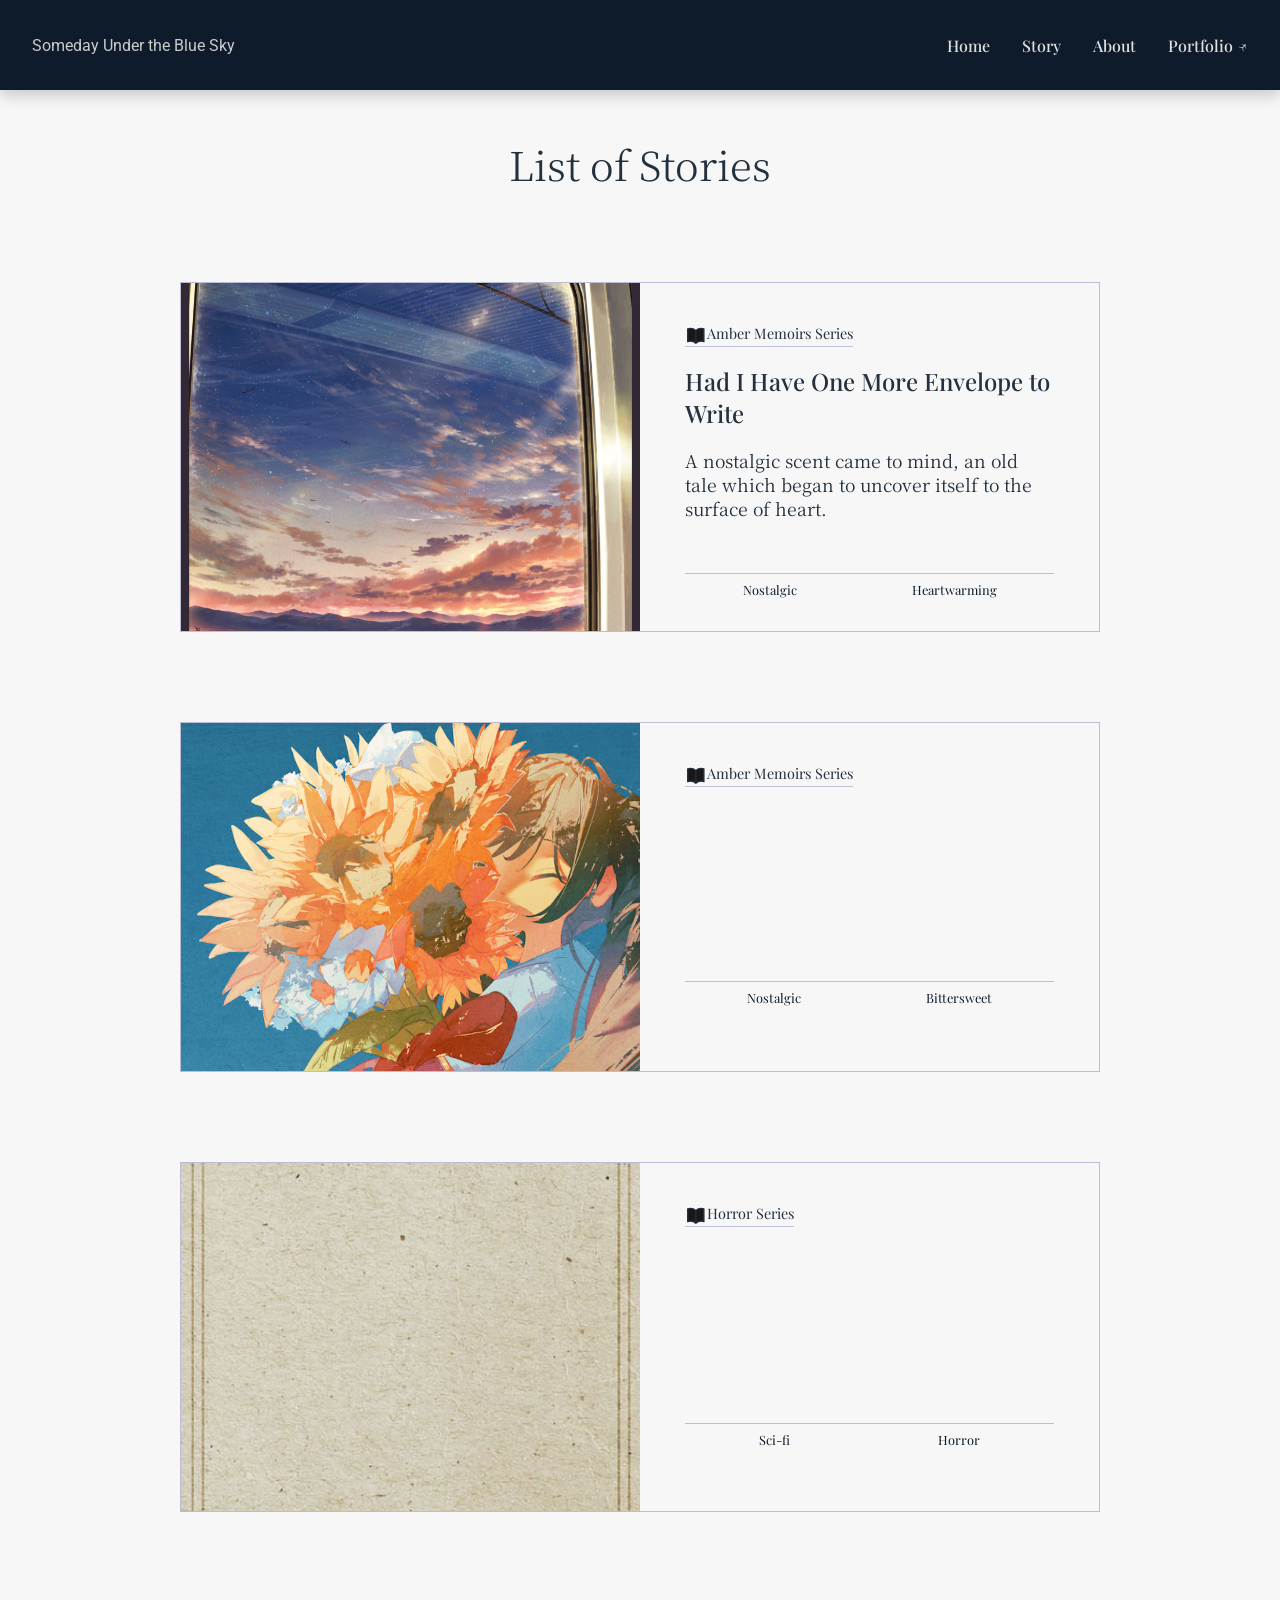
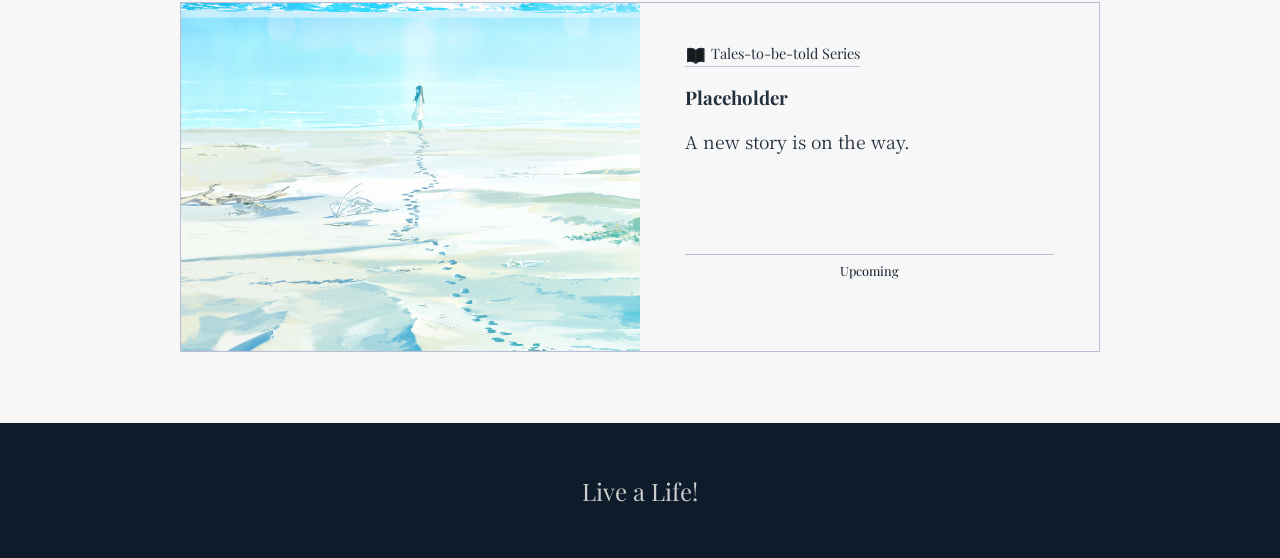
<file: storylist.html>
<!DOCTYPE html>
<html lang="en">
  <head>
    <meta charset="UTF-8" />
    <meta name="viewport" content="width=device-width, initial-scale=1.0" />
    <meta name="description" content="List of stories by Syafi (Fi) Nurhakim — personal narratives, fiction, and interactive tales." />

    <link rel="preconnect" href="https://fonts.googleapis.com" />
    <link rel="preconnect" href="https://fonts.gstatic.com" crossorigin />
    <link
      href="https://fonts.googleapis.com/css2?family=EB+Garamond&family=Noto+Serif+JP:wght@300;400;700&family=Playfair+Display:ital@0;1&family=Roboto:ital,wght@0,100;0,300;1,300&display=swap"
      rel="stylesheet"
    />

    <link rel="stylesheet" href="https://unpkg.com/aos@2.3.4/dist/aos.css" />

    <script defer src="js/nav.js"></script>
    <script defer src="js/storylist.js"></script>
    <title>Stories — Someday Under the Blue Sky</title>
    <!-- Style -->
    <link rel="stylesheet" href="css/variables.css" />
    <link rel="stylesheet" href="css/styles.css" />
    <link rel="stylesheet" href="css/story.css" />
    <link rel="stylesheet" href="css/storylist.css" />

  </head>
  <body>
    <header class="header-container" id="nav-root"></header>

    <section class="story-list-section" lang="ja-JP">
      <div class="story-list-name">
        <h1>List of Stories</h1>
      </div>
      <div class="story-list-container">
        <div id="story-list-mount"></div>

        <!-- PLACEHOLDER CARD — always shown at the end -->
        <div class="story-list-card">
          <div class="story-list-card-img" style="background-image: url(data/images/sea-walk.jpg)"></div>
          <div class="story-list-right">
            <div class="story-data-list">
              <p>
                <span
                  ><svg
                    xmlns="http://www.w3.org/2000/svg"
                    fill="black"
                    viewBox="0 0 24 24"
                    stroke-width="1.5"
                    stroke="currentColor"
                    class="w-6 h-6"
                  >
                    <path
                      stroke-linecap="round"
                      stroke-linejoin="round"
                      d="M12 6.042A8.967 8.967 0 006 3.75c-1.052 0-2.062.18-3 .512v14.25A8.987 8.987 0 016 18c2.305 0 4.408.867 6 2.292m0-14.25a8.966 8.966 0 016-2.292c1.052 0 2.062.18 3 .512v14.25A8.987 8.987 0 0018 18a8.967 8.967 0 00-6 2.292m0-14.25v14.25"
                    />
                  </svg> </span
                >Tales-to-be-told Series
              </p>
            </div>
            <div class="story-title-list">
              <h3>Placeholder</h3>
            </div>
            <div class="story-preview">
              <p>A new story is on the way.</p>
            </div>
            <div class="story-genre">
              <ul>
                <li>Upcoming</li>
              </ul>
            </div>
          </div>
        </div>
      </div>
    </section>

    <footer>
      <p>Live a Life!</p>
    </footer>

    <script src="https://unpkg.com/aos@2.3.4/dist/aos.js"></script>
    <script>
      AOS.init();
    </script>
  </body>
</html>
</file>
<file: css/variables.css>
:root {
    --dark-shadow: 0 5px 15px rgba(0, 0, 0, 0.2);

    --rich-black:   #0D1B2A;
    --oxford-blue:  #1B263B;
    --bdazzled-blue: #415A77;
    --shadowblue:   #778DA9;
    --platinum:     #E0E1DD;
    --soft-blue:    rgb(225, 239, 242);
    --soft-white:   rgb(247, 247, 247);
    --soft-grey:    rgb(188, 188, 212);

    --transparent-white-back:      rgba(255, 255, 255, 0.4);
    --transparent-white-back-less: rgba(255, 255, 255, 0.8);

    --font-playfair: 'Playfair Display', serif;
    --font-roboto:   'Roboto', sans-serif;
    --font-inter:    'Inter', sans-serif;
    --font-garamond: 'EB Garamond', serif;
    --font-noto-jp:  'Noto Serif JP', serif;
}
</file>
<file: css/styles.css>
html {
    scroll-behavior: smooth;
}

*, *::before, *::after {
    box-sizing: border-box;
    margin: 0;
    padding: 0;
}

body {
    background-color: var(--soft-white);
    color: var(--rich-black);
    font-family: var(--font-playfair);
}

ul {
    list-style: none;
}

a {
    text-decoration: none;
}

h1, h2, h3, p {
    opacity: .9;
}



/* ========== Header-Nav ========= */
.nav-container {
    position: relative;

    display: flex;
    justify-content: space-between;
    align-items: center;
    background-color: var(--rich-black);
    box-shadow: var(--dark-shadow);
    
    height: 10vh;
} 

.nav-logo {
    margin-left: 2rem;
    color: var(--platinum);
}

.nav-logo p {
    font-family: var(--font-roboto);
}

.nav-list {
    display: flex;
    width: auto;
    margin-right: 1rem;
    max-height: 100%;
}

.nav-list li {
    margin-right: 1rem;
    margin-left: 1rem;
    font-weight: 500;
}

.nav-list a {
    color: var(--platinum);
}

/* Header Mobile */

@media all and (max-width: 550px) {
    .nav-logo {
        font-size: 0.8rem;
    }

    .nav-list li {
        font-size: 0.8rem;
    }
}





/* ======= Hero Section ======== */
.hero-section {
    height: 90vh;
    background-attachment: fixed;
    background-size: cover;
    background-position: center;
    background-image: url(../data/images/sea-back.jpg);
}

.hero-container {
    height: inherit;
    display: flex;
    align-items: center;
    justify-content: center;
}

.hero-left {
    background-color: var(--transparent-white-back);

    width: 43vw;
    height: 65vh;

    display: flex;
    flex-direction: column;
    text-align: center;
    align-items: center;
    justify-content: center;

}

.hero-left h1 {
    color: var(--rich-black);
    font-size: 4rem;
    margin-left: 4vw;
    margin-right: 4vw;
}

.hero-left p {
    color: var(--rich-black);
    font-size: 1.5rem;
    margin-left: 1.5vw;
    margin-right: 1.5vw;
    text-shadow: var(--dark-shadow);
}

.hero-left h1, .hero-left p {
    margin-bottom: 5vh;
}

.hero-right {
    width: 43vw;
    height: 65vh;
}

/* Hero Mobile */

@media all and (max-width: 550px) {
    .hero-container {
        flex-direction: column;
    }

    .hero-left {
        background-color: var(--transparent-white-back);
    
        width: 90vw;
        height: 80vh;
    }

    .hero-left h1 {
        font-size: 3rem;
        margin-left: 4vw;
        margin-right: 4vw;
    }
    
    .hero-left p {
        font-size: 1.2rem;
        margin-left: 1.5vw;
        margin-right: 1.5vw;
        text-shadow: var(--dark-shadow);
    }

    .hero-right {
        display: none;
    }
}






/* ========= Passage Section ======== */
.passage-section {
    height: auto;
    background-attachment: fixed;
    background-size: cover;
    background-color: var(--shadowblue);
}

.passage-container {
    background-color: var(--soft-blue);
    height: inherit;
    
    display: flex;
    align-items: center;
    justify-content: center;
}

.passage-left {
    background-image: url(../data/images/passage.png);
    background-size: cover;
    background-position: center;

    width: 43vw;
    height: 90vh;   

    margin-top: 5vh;
    margin-bottom: 5vh;
}

.passage-right {
    background-color: var(--rich-black);
    color: var(--platinum);

    width: 43vw;
    height: 90vh;

    display: flex;
    flex-direction: column;
    text-align: center;
    align-items: center;
    justify-content: center;

}

.passage-content {
    max-height: 90vh;
    overflow-y: auto;

    padding-top: 20px;
    padding-bottom: 20px;

    margin-left: 5vw;
    margin-right: 5vw;
    margin-top: 5vh;
    margin-bottom: 5vh;
}

.passage-content h2 {
    font-size: 2.6rem;
    font-weight: 300;
    margin-bottom: 3vh;
}

.passage-content p {
    font-family: var(--font-roboto);
    line-height: 1.85rem;
}

/* Passage Mobile */
@media all and (max-width: 550px) {
    .passage-section {
        height: auto;
    }
    
    .passage-container {
        flex-direction: column-reverse;
    }
    
    .passage-left {
        background-image: url(../data/images/passage.png);
        background-size: cover;
    
        width: 90%;
        height: 45vh; 
        
        margin: 1rem;
    }
    
    .passage-right {
        height: 100vh;

        width: 100%;

        justify-content: start;
    }
    
    .passage-content {
        overflow: visible;

        margin-top: 5vh;
        margin-bottom: 1vh;
        margin-left: 10vw;
        margin-right: 10vw;
    }
    
    .passage-content h2 {
        font-size: 1.6rem;
        font-weight: 300;
    }
    
    .passage-content p {
        font-family: var(--font-roboto);
        line-height: 1.5rem;

        opacity: .8;
    }
}






/* ======= Story Showcase Section ========*/
.showcase-section {
    height: 80vh;
    background-attachment: fixed;
    background-size: cover;
    background-color: var(--rich-black);
    color: var(--platinum);

    display: flex;
    align-items: center;
    justify-content: center;
}




/* ======== Future Section ========= */
.future-section {
    height: auto;
    background-color: var(--soft-white);
}

.future-container {
    height: inherit;
    display: flex;
    align-items: center;
    justify-content: center;
}

.future-left {
    width: 43vw;
    height: inherit;

    margin-left: 5vw;

    display: flex;
    flex-direction: column;
    align-items: center;
    justify-content: center;
}

.future-content {
    margin-left: 8vw;
    margin-right: 2vw;
    margin-bottom: 5vh;
    margin-top: 5vh;
}

.future-content h2 {
    font-size: 2.6rem;
    font-weight: 300;
    color: var(--rich-black);
}

.future-content span {
    font-size: 1.1rem;
}

.future-content p {
    font-family: var(--font-roboto);
    margin-top: 0.75rem;
}

.future-right {
    width: 43vw;
    height: inherit;

    display: flex;
    flex-direction: column;
    align-items: start;
    justify-content: center;

    margin-right: 5vw;
    margin-bottom: 5vh;
    margin-top: 5vh;
}

.future-img img {
    width: 43vw;
    max-width: 500px;
    box-shadow: 20px 25px var(--rich-black);
}

.future-section h2, .future-section p, .future-section span {
    color: var(--rich-black);
    line-height: 1.85rem;
    /* margin-bottom: 5vh; */
    margin-bottom: 1.5rem;
}

/* Future Mobile */
@media all and (max-width: 550px) {
    .future-section {
        height: auto;
    }
    
    .future-container {
        flex-direction: column-reverse;
    }
    
    .future-left {
        width: 100%;
        height: inherit;
        margin-left: 1vw;
        margin-right: 1vw;
    }
    
    .future-content {
        margin-left: 2vw;
        margin-right: 3vw;
    }
    
    .future-content h2 {
        font-size: 1.6rem;
    }
    
    .future-content span {
        font-size: 1.1rem;
    }
    
    .future-content p {
        font-family: var(--font-roboto);
    }
    
    .future-right {
        width: 80%;
        align-items: center;
    }
    
    .future-img {
        width: 80%;
        margin-top: 1rem;
        align-items: center;
    }

    .future-img img {
        width: 80%;
        box-shadow: 10px 12px var(--rich-black);
    }
    
    .future-section h2, .future-section p, .future-section span {
        color: var(--rich-black);
        line-height: 1.5rem;
    }
}










/* ======= Footer ======== */
footer {
    height: 15vh;
    background-color: var(--rich-black);

    display: flex;
    align-items: center;
    justify-content: center;
}

footer p {
    font-size: 1.5rem;
    color: var(--platinum);
}















/* ========  ======== ========= */
/* ========  ======== ========= */
/* ======== Story Page ========= */
/* ========  ======== ========= */
/* ========  ======== ========= */
/* Container- Story */
</file>
<file: css/about.css>
.about-section {
    min-height: 75vh;
    height: auto;
    background-attachment: fixed;
    background-size: cover;
    background-position: center;
    background-image: url(../data/images/about_back.jpeg);

    display: flex;
    align-items: center;
    justify-content: center;
}

.about-container {
    background-color: rgba(255, 255, 255, 0.7);
    margin: auto;
    margin-right: 10vw;
    margin-left: 10vw;

    max-height: inherit;

    border: none;

    width: 840px;
}

.about-content h1, .about-content p {
    color: var(--rich-black);
    text-align: center;
    line-height: 2rem;
    margin-top: 1.5rem;
}

.about-content h1 {
    font-size: 2.5rem;
    font-weight: 300;
    margin-bottom: 40px;
}

.about-content p {
    font-family: var(--font-roboto);
    font-size: 15px;
    font-weight: 300;
}

.about-content strong {
    color: var(--rich-black);
}

.about-content a {
    color: var(--rich-black);
}


.about-content {
    padding: 2rem 4rem;
    margin-bottom: 2rem;
}

@media all and (max-width: 550px) {
    
    .about-container {
        margin-top: 2vh;
        margin-bottom: 2vh;
        margin-right: 2vw;
        margin-left: 2vw;
    
        overflow-y: visible;
    }
    
    .about-content h1, .about-content p {
        color: var(--rich-black);
        text-align: center;
        line-height: 1.85rem;
        margin-top: 1.5rem;
    }
    
    
    .about-content {
        padding: 1rem 2rem;
    }
}
</file>
<file: css/portfolio.css>
html {
    scroll-behavior: smooth;
}

*, *::before, *::after {
    box-sizing: border-box;
    margin: 0;
    padding: 0;
}

body {
    background-color: var(--rich-black);
    color: var(--platinum);
    font-family: var(--font-roboto);
    font-weight: 300;
    line-height: 1.7;
}

a {
    text-decoration: none;
    color: inherit;
}

ul {
    list-style: none;
}


/* ── Nav — same structure and look as styles.css ── */
.nav-container {
    position: relative;
    display: flex;
    justify-content: space-between;
    align-items: center;
    background-color: var(--rich-black);
    box-shadow: var(--dark-shadow);
    height: 10vh;
}

.nav-logo {
    margin-left: 2rem;
}

.nav-logo span {
    font-family: var(--font-roboto);
    color: var(--platinum);
}

.nav-list {
    display: flex;
    width: auto;
    margin-right: 1rem;
    max-height: 100%;
}

.nav-list li {
    margin-right: 1rem;
    margin-left: 1rem;
    font-weight: 500;
}

.nav-list li a {
    color: var(--platinum);
    font-family: var(--font-roboto);
}

@media (max-width: 550px) {
    .nav-logo { font-size: 0.8rem; }
    .nav-list li { font-size: 0.8rem; }
}


/* ── Hero split panel ── */
.pf-hero-split {
    display: flex;
}

.pf-split-left {
    width: clamp(200px, 20vw, 280px);
    background-color: var(--oxford-blue);
    flex-shrink: 0;
}

.pf-split-left-inner {
    position: sticky;
    top: 0;
    height: 90vh;
    display: flex;
    flex-direction: column;
    align-items: flex-start;
    justify-content: center;
    overflow-y: auto;
    padding: 2.5rem 1.5rem;
    gap: 1.5rem;
}

.pf-profile-pic {
    width: 150px;
    height: 150px;
    border-radius: 50%;
    object-fit: cover;
    border: 2px solid var(--shadowblue);
    display: block;
    align-self: center;
}

.pf-split-right {
    flex: 1;
    min-width: 0;
    padding: 3.5rem 4rem 5rem 3rem;
    display: flex;
    flex-direction: column;
    gap: 3rem;
}


/* ── Identity (sits in left panel, below photo) ── */
.portfolio-identity {
    display: flex;
    flex-direction: column;
    align-items: flex-start;
    text-align: left;
    gap: 0.5rem;
    width: 100%;
}

.portfolio-identity h1 {
    font-family: var(--font-inter);
    font-size: 1.5rem;
    font-weight: 400;
    font-style: italic;
    color: var(--platinum);
}

.portfolio-title {
    font-family: var(--font-roboto);
    font-size: 0.8rem;
    font-weight: 500;
    color: var(--shadowblue);
    line-height: 1.5;
}

.portfolio-location {
    font-family: var(--font-roboto);
    font-size: 0.75rem;
    font-weight: 300;
    color: var(--bdazzled-blue);
}

.portfolio-links {
    display: flex;
    flex-wrap: wrap;
    justify-content: flex-start;
    gap: 0.5rem;
    margin-top: 0.5rem;
}

.portfolio-links a {
    font-family: var(--font-roboto);
    font-size: 0.78rem;
    font-weight: 400;
    color: var(--platinum);
    border: 1px solid var(--bdazzled-blue);
    padding: 0.3rem 0.85rem;
    transition: background-color 0.2s;
}

.portfolio-links a:hover {
    background-color: var(--rich-black);
}

.portfolio-contact {
    display: flex;
    flex-direction: column;
    align-items: flex-start;
    gap: 0.2rem;
    text-align: left;
}

.portfolio-contact a {
    font-family: var(--font-roboto);
    font-size: 0.72rem;
    font-weight: 300;
    color: var(--shadowblue);
    line-height: 1.5;
    text-decoration: none;
}


/* ── Sections ── */
.portfolio-section {
    border-top: 1px solid var(--bdazzled-blue);
    padding-top: 2rem;
    display: flex;
    flex-direction: column;
    gap: 1.25rem;
}

.portfolio-section h2 {
    font-family: var(--font-playfair);
    font-size: 1.4rem;
    font-weight: 400;
    color: var(--platinum);
}

.portfolio-section > p {
    font-family: var(--font-roboto);
    font-size: 0.975rem;
    color: var(--shadowblue);
    line-height: 1.85;
}


/* ── Stack badges ── */
.pf-badges {
    display: flex;
    flex-wrap: wrap;
    gap: 0.5rem;
}

.pf-badge {
    font-family: var(--font-roboto);
    font-size: 0.8rem;
    font-weight: 400;
    color: var(--platinum);
    background-color: var(--oxford-blue);
    border: 1px solid var(--bdazzled-blue);
    padding: 0.3rem 0.75rem;
}


/* ── Project cards (storylist-inspired horizontal layout) ── */
.pf-cards {
    display: flex;
    flex-direction: column;
}

.pf-card {
    margin: 1.5vh 3vw;
}

.pf-card-body {
    background-color: var(--soft-white);
    border: 1px solid var(--soft-grey);
    /* border-bottom: none; */
    display: flex;
    flex-direction: column;
    justify-content: center;
    padding: 1.5rem 2rem;
    gap: 0.5rem;
}

.pf-card-header-row {
    display: flex;
    justify-content: space-between;
    align-items: center;
}

.pf-card-toggle {
    background: none;
    border: 1px solid var(--soft-grey);
    color: var(--bdazzled-blue);
    font-size: 0.75rem;
    line-height: 1;
    width: 1.6rem;
    height: 1.6rem;
    cursor: pointer;
    display: flex;
    align-items: center;
    justify-content: center;
    transition: border-color 0.2s;
    flex-shrink: 0;
}

.pf-card-toggle:hover,
.pf-card-toggle:focus-visible {
    border-color: var(--bdazzled-blue);
    outline: 2px solid var(--bdazzled-blue);
    outline-offset: 2px;
}

.pf-card-expanded {
    background-color: var(--soft-white);
    border: 1px solid var(--soft-grey);
    padding: 1.25rem 2rem 1.5rem;
    display: flex;
    flex-direction: column;
    gap: 1rem;
}

/* hidden attribute needs explicit override because display:flex above beats browser default */
.pf-card-expanded[hidden] { display: none; }

/* ── Work entries (inside expanded Work card) ── */
.pf-work-list {
    display: flex;
    flex-direction: column;
    gap: 1rem;
    list-style: none;
    padding: 0;
}

.pf-work-item {
    display: flex;
    flex-direction: column;
    gap: 0.2rem;
    padding-bottom: 1rem;
    border-bottom: 1px solid var(--soft-grey);
}

.pf-work-item:last-child {
    border-bottom: none;
    padding-bottom: 0;
}

.pf-work-header {
    display: flex;
    justify-content: space-between;
    align-items: baseline;
    gap: 1rem;
}

.pf-work-company {
    font-family: var(--font-playfair);
    font-size: 0.95rem;
    font-weight: 400;
    color: var(--rich-black);
}

.pf-work-period {
    font-family: var(--font-roboto);
    font-size: 0.7rem;
    font-weight: 300;
    color: var(--bdazzled-blue);
    white-space: nowrap;
}

.pf-work-company-location {
    font-family: var(--font-roboto);
    font-size: 0.7rem;
    font-weight: 300;
    color: var(--bdazzled-blue);
    white-space: nowrap;
}

.pf-work-roles {
    display: flex;
    flex-direction: column;
    gap: 0.8rem;
    list-style: none;
    margin-top: 0.4rem;
}

.pf-work-role-entry {
    display: flex;
    flex-direction: column;
    gap: 0.2rem;
    padding-bottom: 0.8rem;
    border-bottom: 1px solid var(--soft-grey);
}

.pf-work-role-entry:last-child {
    border-bottom: none;
    padding-bottom: 0;
}

.pf-work-role-header {
    display: flex;
    justify-content: space-between;
    align-items: baseline;
    gap: 1rem;
}

.pf-work-role-title {
    font-family: var(--font-roboto);
    font-size: 0.8rem;
    font-weight: 300;
    color: var(--bdazzled-blue);
}

.pf-work-tags {
    font-family: var(--font-roboto);
    font-size: 0.7rem;
    color: var(--bdazzled-blue);
    line-height: 1.5;
    margin-top: 0.4rem;
}

.pf-work-tags::before {
    content: "Skills: ";
}

.pf-work-tags span {
    font-size: 0.7rem;
    color: var(--bdazzled-blue);
}

.pf-work-tags span:not(:last-child)::after {
    content: ", ";
}

.pf-work-highlights,
.pf-work-details {
    display: flex;
    flex-direction: column;
    gap: 0.3rem;
    list-style: disc;
    padding-left: 1.2rem;
    margin-top: 0.4rem;
}

.pf-work-highlights li,
.pf-work-details li {
    font-family: var(--font-roboto);
    font-size: 0.8rem;
    font-weight: 300;
    color: var(--rich-black);
    line-height: 1.6;
}

.pf-work-more-toggle {
    align-self: flex-start;
    background: none;
    border: none;
    color: var(--bdazzled-blue);
    font-family: var(--font-roboto);
    font-size: 0.72rem;
    font-weight: 400;
    cursor: pointer;
    padding: 0.3rem 0;
    margin-top: 0.2rem;
}

.pf-work-more-toggle:hover,
.pf-work-more-toggle:focus-visible {
    color: var(--rich-black);
    outline: none;
}

.pf-work-details[hidden] { display: none; }

.pf-card-writeup p {
    font-family: var(--font-roboto);
    font-size: 0.875rem;
    color: var(--rich-black);
    line-height: 1.8;
}

.pf-card-links {
    display: flex;
    flex-direction: column;
    gap: 0.4rem;
    list-style: none;
    padding: 0;
    border-top: 1px solid var(--soft-grey);
    padding-top: 0.75rem;
}

.pf-card-links a {
    font-family: var(--font-roboto);
    font-size: 0.8rem;
    color: var(--oxford-blue);
    transition: color 0.2s;
}

.pf-card-links a:hover {
    color: var(--bdazzled-blue);
}

.pf-card-links span {
    font-family: var(--font-roboto);
    font-size: 0.8rem;
    color: var(--bdazzled-blue);
    opacity: 0.45;
    cursor: default;
}

.pf-card-category {
    font-family: var(--font-roboto);
    font-size: 0.75rem;
    font-weight: 300;
    color: var(--rich-black);
    border-bottom: 1px solid var(--soft-grey);
    padding-bottom: 0.5rem;
    margin-bottom: 0.1rem;
}

.pf-card h3 {
    font-family: var(--font-playfair);
    font-size: 1.1rem;
    font-weight: 400;
    color: var(--rich-black);
}

.pf-card p {
    font-family: var(--font-roboto);
    font-size: 0.875rem;
    color: var(--bdazzled-blue);
    line-height: 1.65;
}

.pf-card-tags {
    font-family: var(--font-roboto);
    font-size: 0.7rem;
    color: var(--bdazzled-blue);
    line-height: 1.5;
}

.pf-card-tags::before {
    content: "Tags: ";
}

.pf-card-tags span {
    font-size: 0.7rem;
    color: var(--bdazzled-blue);
}

.pf-card-tags span:not(:last-child)::after {
    content: ", ";
}

/* ── Stack groups ── */
.pf-stack-groups {
    display: flex;
    flex-direction: column;
    gap: 1.25rem;
}

.pf-stack-group {
    display: flex;
    flex-direction: column;
    gap: 0.5rem;
}

.pf-stack-group-label {
    font-family: var(--font-roboto);
    font-size: 0.72rem;
    font-weight: 400;
    letter-spacing: 0.08em;
    text-transform: uppercase;
    color: var(--shadowblue);
}


/* ── Certifications in left panel ── */
.pf-left-section {
    width: 100%;
    text-align: left;
}

.pf-left-section h2 {
    font-size: 0.75rem;
    letter-spacing: 0.08em;
    text-transform: uppercase;
    font-family: var(--font-roboto);
    font-weight: 400;
    color: var(--shadowblue);
}

.pf-left-section .pf-cert-name {
    font-size: 0.8rem;
}


/* ── Certifications ── */
.pf-cert-list {
    display: flex;
    flex-direction: column;
    gap: 0.85rem;
    list-style: none;
    padding: 0;
}

.pf-cert-item {
    display: flex;
    flex-direction: column;
    gap: 0.15rem;
}

.pf-cert-name {
    font-family: var(--font-roboto);
    font-size: 0.925rem;
    font-weight: 400;
    color: var(--platinum);
}

/* ── Projects section (below hero split) ── */
.pf-projects-section {
    border-top: 1px solid var(--bdazzled-blue);
    min-height: 80vh;
    background-color: var(--soft-white);
    display: flex;
    flex-direction: column;
}

.pf-projects-inner {
    flex: 1;
    display: flex;
    flex-direction: column;
    padding: 3rem 0 2rem;
}

.pf-projects-inner > h2 {
    font-family: var(--font-playfair);
    font-size: 1.4rem;
    font-weight: 400;
    color: var(--rich-black);
    margin: 0 3vw 1rem;
}


/* ── Footer ── */
footer {
    min-height: 20vh;
    background-color: var(--rich-black);
    display: flex;
    align-items: center;
    justify-content: center;
}

footer p {
    font-size: 1.5rem;
}

@media (max-width: 768px) {
    .pf-split-right {
        padding: 2.5rem 2rem 4rem;
    }
}

@media (max-width: 550px) {
    .pf-hero-split {
        flex-direction: column;
    }

    .pf-split-left {
        width: 100%;
    }

    .pf-split-left-inner {
        height: auto;
        position: relative;
        justify-content: flex-start;
        padding: 2rem 1.25rem;
    }

    .pf-split-right {
        width: 100%;
        padding: 2rem 1.25rem 3rem;
    }

    .portfolio-identity h1 {
        font-size: 2rem;
    }
}
</file>
<file: css/story.css>
.story-section {
    height: auto;
    min-height: 75vh;

    display: flex;
    flex-direction: column;
    align-items: center;
    justify-content: center;
}

.story-meta {
    margin-top: 5vh;
    width: 90vw;
}

.story-meta ul {
    display: flex;
    justify-content: space-around;
}

.story-container {
    border: 1px solid var(--soft-grey);

    margin-top: 6vh;
    margin-bottom: 6vh;
    min-width: 500px;
    width: 980px;
    max-width: 90vw;

}

.story-data {
    display: flex;
    padding-top: 40px;
    margin-right: 60px;
    margin-left: 60px;
}

.story-data svg {
    width: 1.5em;
    vertical-align: middle;
}

.story-data p {
    font-size: 0.9rem;
    border-bottom: 1px solid var(--soft-grey);
}

.story-title {
    padding-top: 16px;
    padding-bottom: 24px;
    padding-right: 60px;
    padding-left: 60px;

    border-bottom: 1px solid var(--soft-grey);
}

.story-content {
    margin-right: 60px;
    margin-left: 60px;

    padding-top: 28px;
    padding-bottom: 28px;
}

.story-content p {
    font-size: 1.1rem;
    line-height: 2.7rem;
    margin-bottom: 1.8rem;

    word-wrap: break-word;

    transition: all ease-in 0.4s;
}

.story-content img {
    max-width: 100%;
    height: auto;
    display: block;
    margin: 1.5rem auto;
}

.story-content video {
    max-width: 100%;
    display: block;
    margin: 1.5rem auto;
}

/* Responsive wrapper for embedded iframes (e.g. YouTube) — wrap the <iframe>
   in <div class="video-embed">...</div> inside the markdown body's raw HTML */
.video-embed {
    position: relative;
    padding-bottom: 56.25%; /* 16:9 */
    height: 0;
    margin: 1.5rem 0;
}

.video-embed iframe {
    position: absolute;
    inset: 0;
    width: 100%;
    height: 100%;
    border: 0;
}

.story-route {
    border-top: 1px solid var(--soft-grey);
    padding-right: 60px;
    padding-left: 60px;
    padding-top: 48px;
    padding-bottom: 48px;
    text-align: center;
    display: grid;
    grid-template-columns: repeat(2, auto);
    gap: 10px;
    margin-top: 20px;
}

.story-route a {
    border-right: 1px solid var(--soft-grey);
    padding-right: 20px;
    word-break: break-word;
    cursor: pointer;

    text-decoration: underline rgba(0, 0, 0, 0);
    transition: text-decoration-color 0.4s;
}

.story-route a:hover {
    text-decoration: underline;
    text-decoration-color: var(--rich-black);
    transition: text-decoration-color 0.4s;
}

.story-meta li, .story-meta a, .story-data p, .story-title h1, .story-content p, .story-route a, .story-content * {
    color: var(--rich-black);
}

.story-content * {
    font-family: var(--font-noto-jp);
}


@media all and (max-width: 550px) {
    .story-meta {
        margin-top: 3vh;
    }
    
    .story-container {
        min-width: 100vw;
        max-width: 100vw;
        
        border: none;
        /* width: 100vw; */

        margin-top: 1vh;
    }
    
    .story-data {
        padding-top: 3vh;
        margin-right: 16px;
        margin-left: 16px;
    }
    
    .story-data svg {
        width: 1.5em;
        vertical-align: middle;
    }
    
    .story-data p {
        font-size: 0.8rem;
    }
    
    .story-title {
        padding-right: 16px;
        padding-left: 16px;
    }
    
    .story-content {
        margin-right: 16px;
        margin-left: 16px;
    }

    .story-content p {
        font-size: 1.1rem;
        line-height: 2rem;
        margin-bottom: 1.2rem;
    }

    .story-route {
        padding-right: 16px;
        padding-left: 16px;
    
        padding-top: 48px;
        padding-bottom: 48px;
    }
}



footer {
    margin-top: 26px;
}




/* ================================================================================= */
/* For Bigger Screen */

@media all and (min-width: 1980px) {
    .story-container {
        border: 1px solid var(--soft-grey);
    
        margin-top: 6vh;
        margin-bottom: 6vh;
        min-width: 1480px;
        max-width: 90vw;
    
    }
    
    .story-data {
        display: flex;
        padding-top: 40px;
        margin-right: 60px;
        margin-left: 60px;
    }
    
    .story-data svg {
        width: 1.7em;
        vertical-align: middle;
    }
    
    .story-data p {
        font-size: 1.2rem;
        border-bottom: 1px solid var(--soft-grey);
    }
    
    .story-title {
        padding-top: 16px;
        padding-bottom: 24px;
        padding-right: 60px;
        padding-left: 60px;
    
        border-bottom: 1px solid var(--soft-grey);
    }
    
    .story-title h1{
        font-size: 2.5rem;
    }

    .story-content {
        margin-right: 60px;
        margin-left: 60px;
    
        padding-top: 28px;
        padding-bottom: 28px;
    }
    
    .story-content p {
        font-size: 1.7rem;
        line-height: 3.5rem;
        margin-bottom: 2.5rem;

        word-wrap: break-word;

        transition: all ease-in 0.4s;
    }
    
    .story-route {
        border-top: 1px solid var(--soft-grey);
        padding-right: 60px;
        padding-left: 60px;
        padding-top: 48px;
        padding-bottom: 48px;
        text-align: center;
        display: grid;
        grid-template-columns: repeat(2, auto);
        gap: 10px;
        margin-top: 20px;
    }
    
    .story-route a {
        font-size: 1.7rem;
        border-right: 1px solid var(--soft-grey);
        padding-right: 20px;
        word-break: break-word;
        cursor: pointer;
    
        text-decoration: underline rgba(0, 0, 0, 0);
        transition: text-decoration-color 0.4s;
    }
    
    .story-route a:hover {
        text-decoration: underline;
        text-decoration-color: var(--rich-black);
        transition: text-decoration-color 0.4s;
    }
    
    .story-meta li, .story-meta a, .story-data p, .story-title h1, .story-content p, .story-route a, .story-content * {
        color: var(--rich-black);
    }
    
    .story-content * {
        font-family: var(--font-noto-jp);
    }
    
}
</file>
<file: css/chatbox.css>
.chat-container {
  position: fixed;
  right: 0;
  bottom: 0;

  margin-right: 15px;
  margin-bottom: 20px;

  /* background-color: rgba(128,128,128,1); */
  /* border: 1px solid black; */

  display: flex;
  flex-direction: column;
  align-items: end;
  justify-content: center;

  z-index: 1;

  transform: .4s;
}

.chat-box {
  font-family: var(--font-roboto);
  /* display: none; */

  padding: 10px 18px;
  /* display: block; */

  border-radius: 30px;
  border: 1px solid var(--soft-grey);

  width: 15vw;
  height: 50vh;

  min-width: 300px;
/* 
  max-width: 500px;
  max-height: 600px; */

  background-color: var(--transparent-white-back-less);
}


.chat-button {
  margin-right: 10px;
  margin-top: 10px;
  display: flex;
  z-index: 2;
}

.chat-button button {
  font-family: var(--font-roboto);
  background-color: var(--rich-black);
  border-radius: 20px;
  width: 80px;
  height: 40px;
  
  border: 0.2px solid var(--soft-grey);
}

.chat-button button:hover {background-color: var(--bdazzled-blue)}

.chat-button button:active {
  background-color: var(--soft-grey);
  box-shadow: 0 5px #666;
  transform: 0.4s translateY(4px);
}


.chat-button svg {
  max-width: 16px;
}

/* MOBILE CHAT DISPLAY */
@media all and (max-width: 550px) {
  .chat-container {
    margin-right: 10px;
    margin-bottom: 10px;
  }

  .chat-box {
    width: 95vw;
    height: 40vh;
    background-color: rgba(255, 255, 255, 0.95);
  }
}
</file>
<file: css/storylist.css>
.story-list-section {
    min-height: 70vh;
    height: auto;

    background-attachment: fixed;
    background-size: cover;
}

.story-list-name {
    display: flex;
    align-items: center;
    justify-content: center; 

    text-align: center;

    margin-top: 5vh;
    margin-bottom: 5vh;

    margin-right: 1vw;
    margin-left: 1vw;
}

.story-list-name h1 {
    color: var(--rich-black);
    font-size: 2.5rem;
    font-weight: 300;
    font-family: var(--font-noto-jp);
}


.story-list-container {
    height: inherit;
}

.story-list-card {
    height: inherit;
    
    display: flex;
    align-items: center;
    justify-content: center;

    margin-right: 3vw;
    margin-left: 3vw;
}

.story-list-card-img {
    display: block;
    background-size: cover;
    background-position: center;

    margin-top: 5vh;
    margin-bottom: 5vh;

    width: 460px;
    height: 350px;

    border: 1px solid var(--soft-grey);
    border-right: none;
}



/* RIGHT SIDE */
.story-list-right {
    width: 460px;
    height: 350px;

    border: 1px solid var(--soft-grey);
    border-left: none;

    display: flex;
    flex-direction: column;
    justify-content: start;

    background-color: var(--soft-white);
}

.story-list-right p, .story-list-right li {
    color: var(--rich-black);
    /* text-shadow: var(--dark-shadow); */
}

.story-data-list {
    display: flex;

    padding: 40px 45px 0 45px;

    margin-bottom: 2vh;
}

.story-data-list p {
    color: var(--rich-black);
}

.story-data-list svg {
    width: 1.5em;
    vertical-align: middle;
}

.story-data-list p {
    font-size: 0.9rem;
    border-bottom: 1px solid var(--soft-grey);
}

.story-title-list {
    display: flex;

    padding: 0 45px 20px 45px;
}

.story-title-list h1 {
    color: var(--rich-black);
    font-size: 1.5rem;
    font-weight: 500;

    max-height: 95px;
    overflow: hidden;

    display: -webkit-box;
    -webkit-line-clamp: 3;
    -webkit-box-orient: vertical;
    text-overflow: ellipsis;
}

.story-preview {
    padding: 0 45px 40px 45px;
}

.story-preview p, #story {
    font-size: 1.1rem;

    color: var(--rich-black);

    line-height: 1.5rem;

    height: 74px;
    overflow: hidden;

    display: -webkit-box;
    -webkit-line-clamp: 3;
    -webkit-box-orient: vertical;
    text-overflow: ellipsis;
}

.story-preview * {
    font-family: var(--font-noto-jp);
}

.story-genre {
    border-top: 1px solid var(--soft-grey);
    margin: 0 45px 0 45px;

    padding: 0 0 20px 0;
    margin-top: 10px;
}

.story-genre ul {
    line-height: 2rem;
    display: flex;
    justify-content: space-around;
}

.story-genre li {
    text-align: center;
    margin-right: 5px;
    margin-left: 5px;
    font-size: 0.8rem;
}


@media all and (max-width: 550px) {
    .story-list-name {
        margin-top: 2vh;
        margin-bottom: 2vh;
    }
    
    .story-list-name h1 {
        font-size: 2rem;
    }
    
    .story-list-card {
        height: inherit;
        
        display: flex;
        flex-direction: column;
        align-items: center;
        justify-content: center;
    
        margin: 10px;
    }
    
    .story-list-card-img {
        margin: 10px;
        border: none;

        box-shadow: 0 5px 5px rgba(0, 0, 0, 0.2);

        width: 90vw;
        height: 40vh;
    }
    
    
    
    /* RIGHT SIDE */
    .story-list-right {
        width: 90vw;
        height: 270px;
        border: none;
        background-color: var(--soft-white);
    }
    
    .story-data-list {
        padding: 10px 10px 0 10px;
        margin-bottom: 1vh;
    }
    
    .story-title-list {
        display: flex;
    
        padding: 0 10px 10px 10px;
    }
    
    .story-title-list h1 {
        color: var(--rich-black);
        font-size: 1.4rem;
        font-weight: 500;
    
        max-height: 95px;
        overflow: hidden;
    
        display: -webkit-box;
        -webkit-line-clamp: 3;
        -webkit-box-orient: vertical;
        text-overflow: ellipsis;
    }
    
    .story-preview {
        padding: 0 10px 10px 10px;
    }
    
    .story-genre {
        border-top: none;
        border-bottom: 1px solid var(--soft-grey);
        margin: 0 10px 0 10px;
    
        padding: 0 0 10px 0;
        margin-top: 10px;
    }
    
    .story-genre ul {
        line-height: 2rem;
        display: flex;
        justify-content: space-around;
    }
    
    .story-genre li {
        text-align: center;
        margin-right: 5px;
        margin-left: 5px;
        font-size: 0.8rem;
    }
}





/* ================================================================================= */
/* For Bigger Screen */

@media all and (min-width: 1980px) {
    
    .story-list-name h1 {
        font-size: 3.5rem;
    }
    
    .story-list-card-img {
        margin-top: 5vh;
        margin-bottom: 5vh;

        min-width: 760px;
        min-height: 550px;
    }
    
    
    
    /* RIGHT SIDE */
    .story-list-right {
        min-width: 760px;
        min-height: 550px;
    }
    
    .story-list-right p, .story-list-right li {
        color: var(--rich-black);
        /* text-shadow: var(--dark-shadow); */
    }
    
    .story-data-list {
        display: flex;
    
        padding: 40px 45px 0 45px;
    
        margin-bottom: 2vh;
    }
    
    .story-data-list p {
        color: var(--rich-black);
    }
    
    .story-data-list svg {
        width: 1.5em;
        vertical-align: middle;
    }
    
    .story-data-list p {
        font-size: 1.3rem;
        border-bottom: 1px solid var(--soft-grey);
    }
    
    .story-title-list {
        display: flex;
    
        padding: 0 45px 20px 45px;
    }
    
    .story-title-list h1 {
        color: var(--rich-black);
        font-size: 2.5rem;
        font-weight: 500;
    
        max-height: 95px;
        overflow: hidden;
    
        display: -webkit-box;
        -webkit-line-clamp: 3;
        -webkit-box-orient: vertical;
        text-overflow: ellipsis;
    }
    
    .story-preview {
        padding: 0 45px 40px 45px;
    }
    
    .story-preview p, #story {
        font-size: 1.5rem;

        color: var(--rich-black);
    
        line-height: 2.5rem;
    
        height: 244px;
        overflow: hidden;
    
        display: -webkit-box;
        -webkit-line-clamp: 6;
        -webkit-box-orient: vertical;
        text-overflow: ellipsis;
    }
    
    .story-preview * {
        font-family: var(--font-noto-jp);
    }
    
    .story-genre ul {
        line-height: 2rem;
    }
    
    .story-genre li {
        font-size: 1.3rem;
    }
}
</file>
